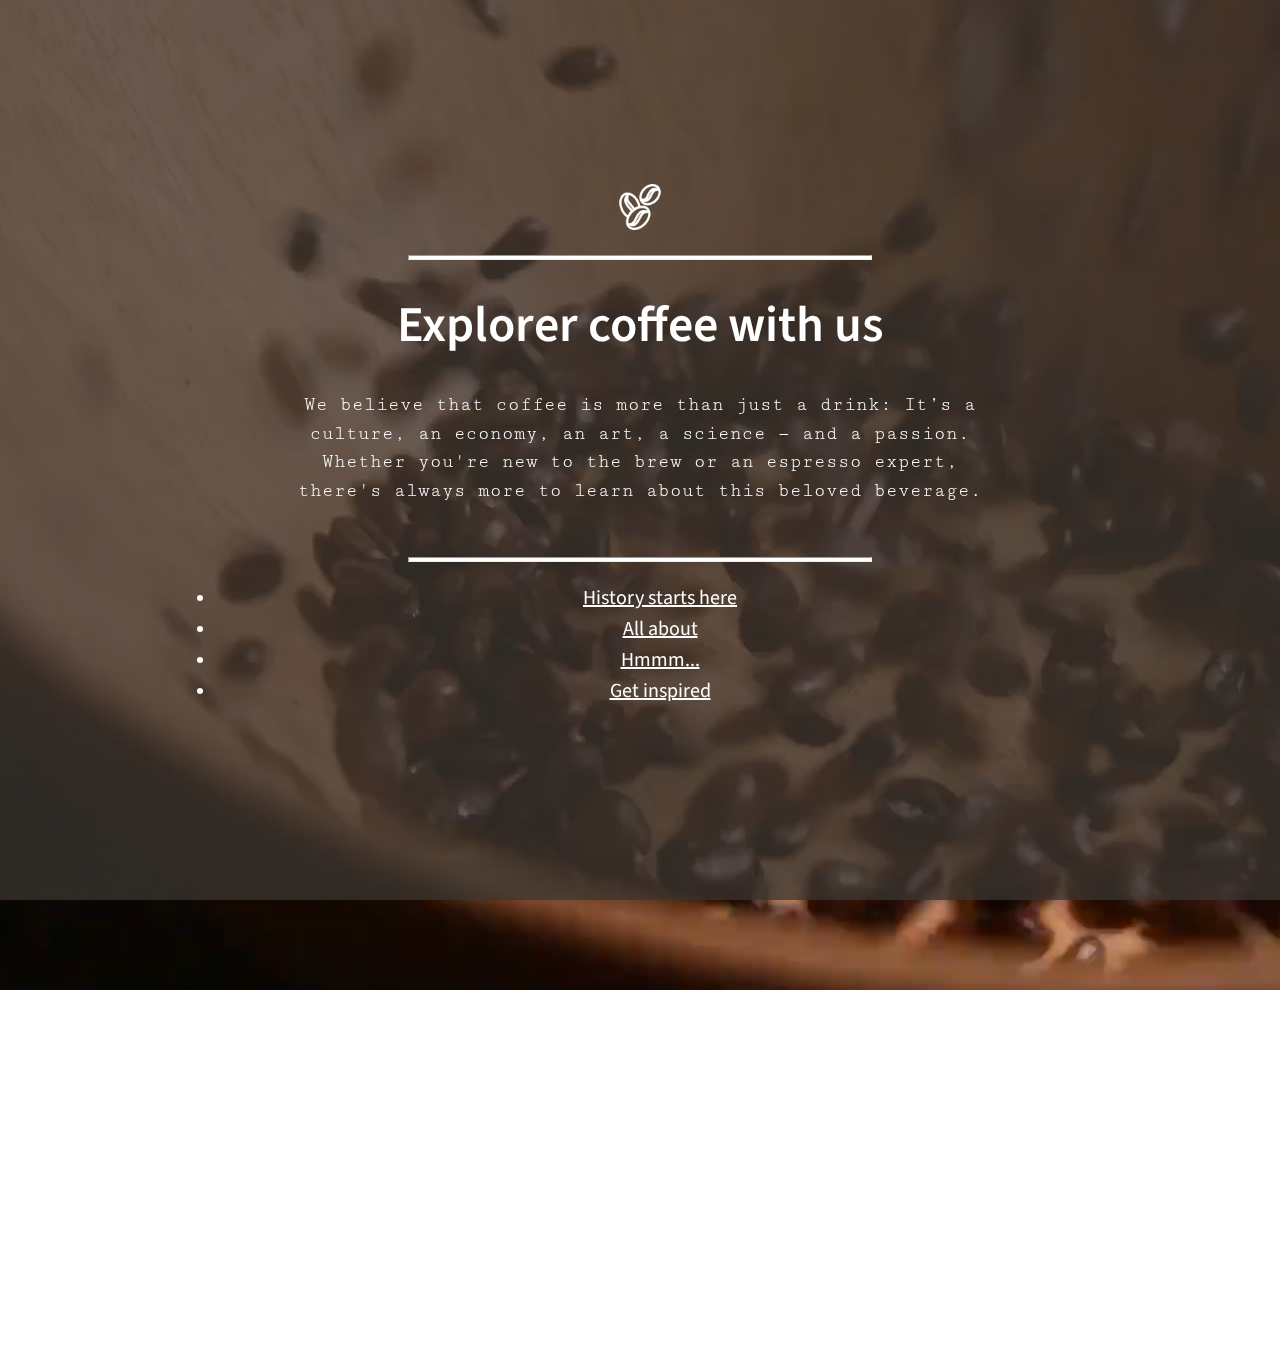
<file: index.html>
<!DOCTYPE html>
<html lang="en">
<head>
    <meta charset="UTF-8">
    <link rel="stylesheet" href="assets/css/style.css">
    <link rel="stylesheet" href="https://stackpath.bootstrapcdn.com/bootstrap/4.2.1/css/bootstrap.min.css" integrity="sha384-GJzZqFGwb1QTTN6wy59ffF1BuGJpLSa9DkKMp0DgiMDm4iYMj70gZWKYbI706tWS" crossorigin="anonymous">
    <script src="https://code.jquery.com/jquery-3.3.1.slim.min.js" integrity="sha384-q8i/X+965DzO0rT7abK41JStQIAqVgRVzpbzo5smXKp4YfRvH+8abtTE1Pi6jizo" crossorigin="anonymous"></script>
    <script src="https://cdnjs.cloudflare.com/ajax/libs/popper.js/1.14.6/umd/popper.min.js" integrity="sha384-wHAiFfRlMFy6i5SRaxvfOCifBUQy1xHdJ/yoi7FRNXMRBu5WHdZYu1hA6ZOblgut" crossorigin="anonymous"></script>
    <script src="https://stackpath.bootstrapcdn.com/bootstrap/4.2.1/js/bootstrap.min.js" integrity="sha384-B0UglyR+jN6CkvvICOB2joaf5I4l3gm9GU6Hc1og6Ls7i6U/mkkaduKaBhlAXv9k" crossorigin="anonymous"></script>
   <link href="https://fonts.googleapis.com/css?family=Cutive+Mono" rel="stylesheet">
   <link href="https://fonts.googleapis.com/css?family=Source+Sans+Pro:300,400,600" rel="stylesheet">
    <title>Coffee</title>
</head>
<body>
    <header class="v-header container">
        <div class="fullscreen-video-wrap">
            <video src="video_bg.mp4" autoplay="true" loop="true"></video>
        </div>
        <div class="header-overlay"></div>
        
        <div class="header-content">
        <image src="images/beans.png" class="img-beans"></image>
           <hr size="3"/>
            <h1>Explorer coffee with us</h1>
            <p>We believe that coffee is more than just a drink: It’s a culture, an economy, an art, a science — and a passion. Whether you're new to the brew or an espresso expert, there's always more to learn about this beloved beverage. </p>
            <hr size="3"/>
            <ul class="nav justify-content-center menu">
  <li class="nav-item">
    <a class="nav-link menu-a" href="history.html">History starts here</a>
  </li>
  <li class="nav-item">
    <a class="nav-link menu-a" href="about.html">All about</a>
  </li>
  <li class="nav-item">
    <a class="nav-link menu-a" href="facts.html">Hmmm...</a>
  </li>
  <li class="nav-item">
    <a class="nav-link menu-a" href="gallery.html" >Get inspired</a>
  </li>
</ul>
        </div>
    </header>
</body>
</html>
</file>
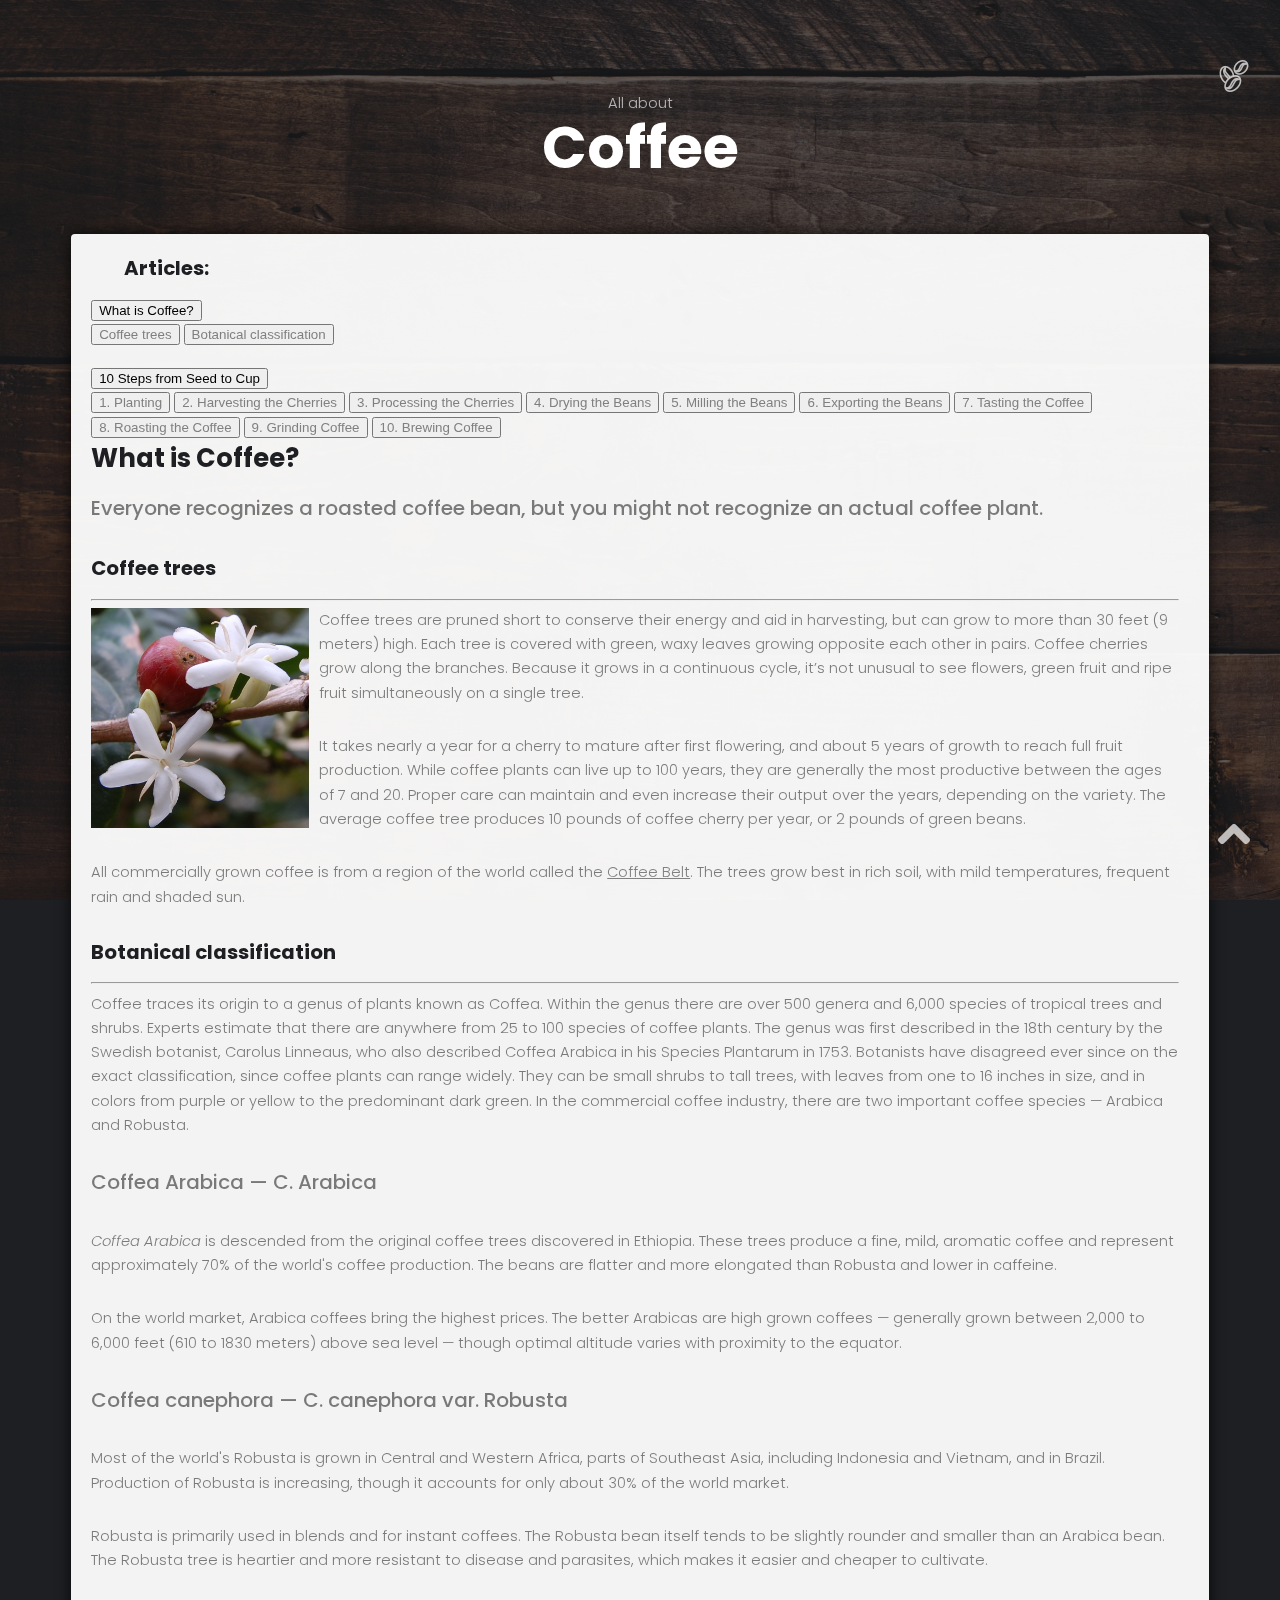
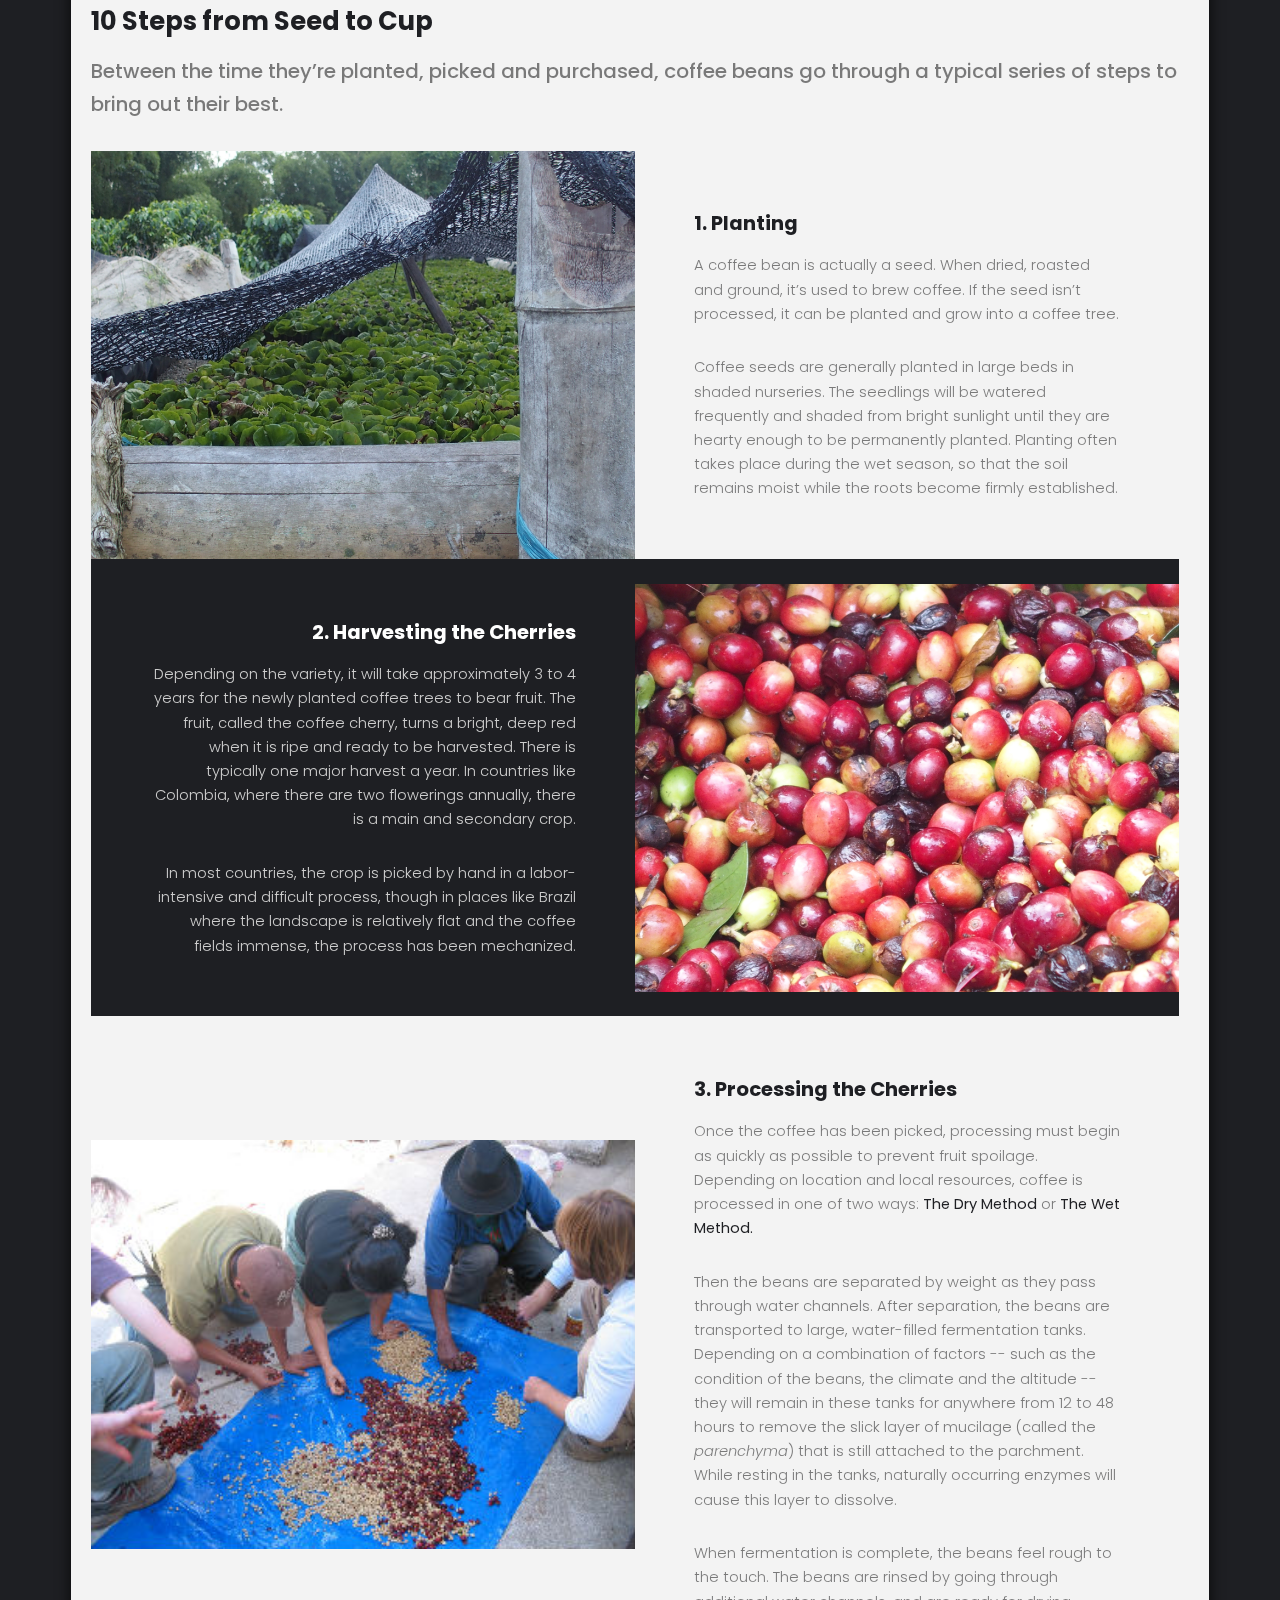
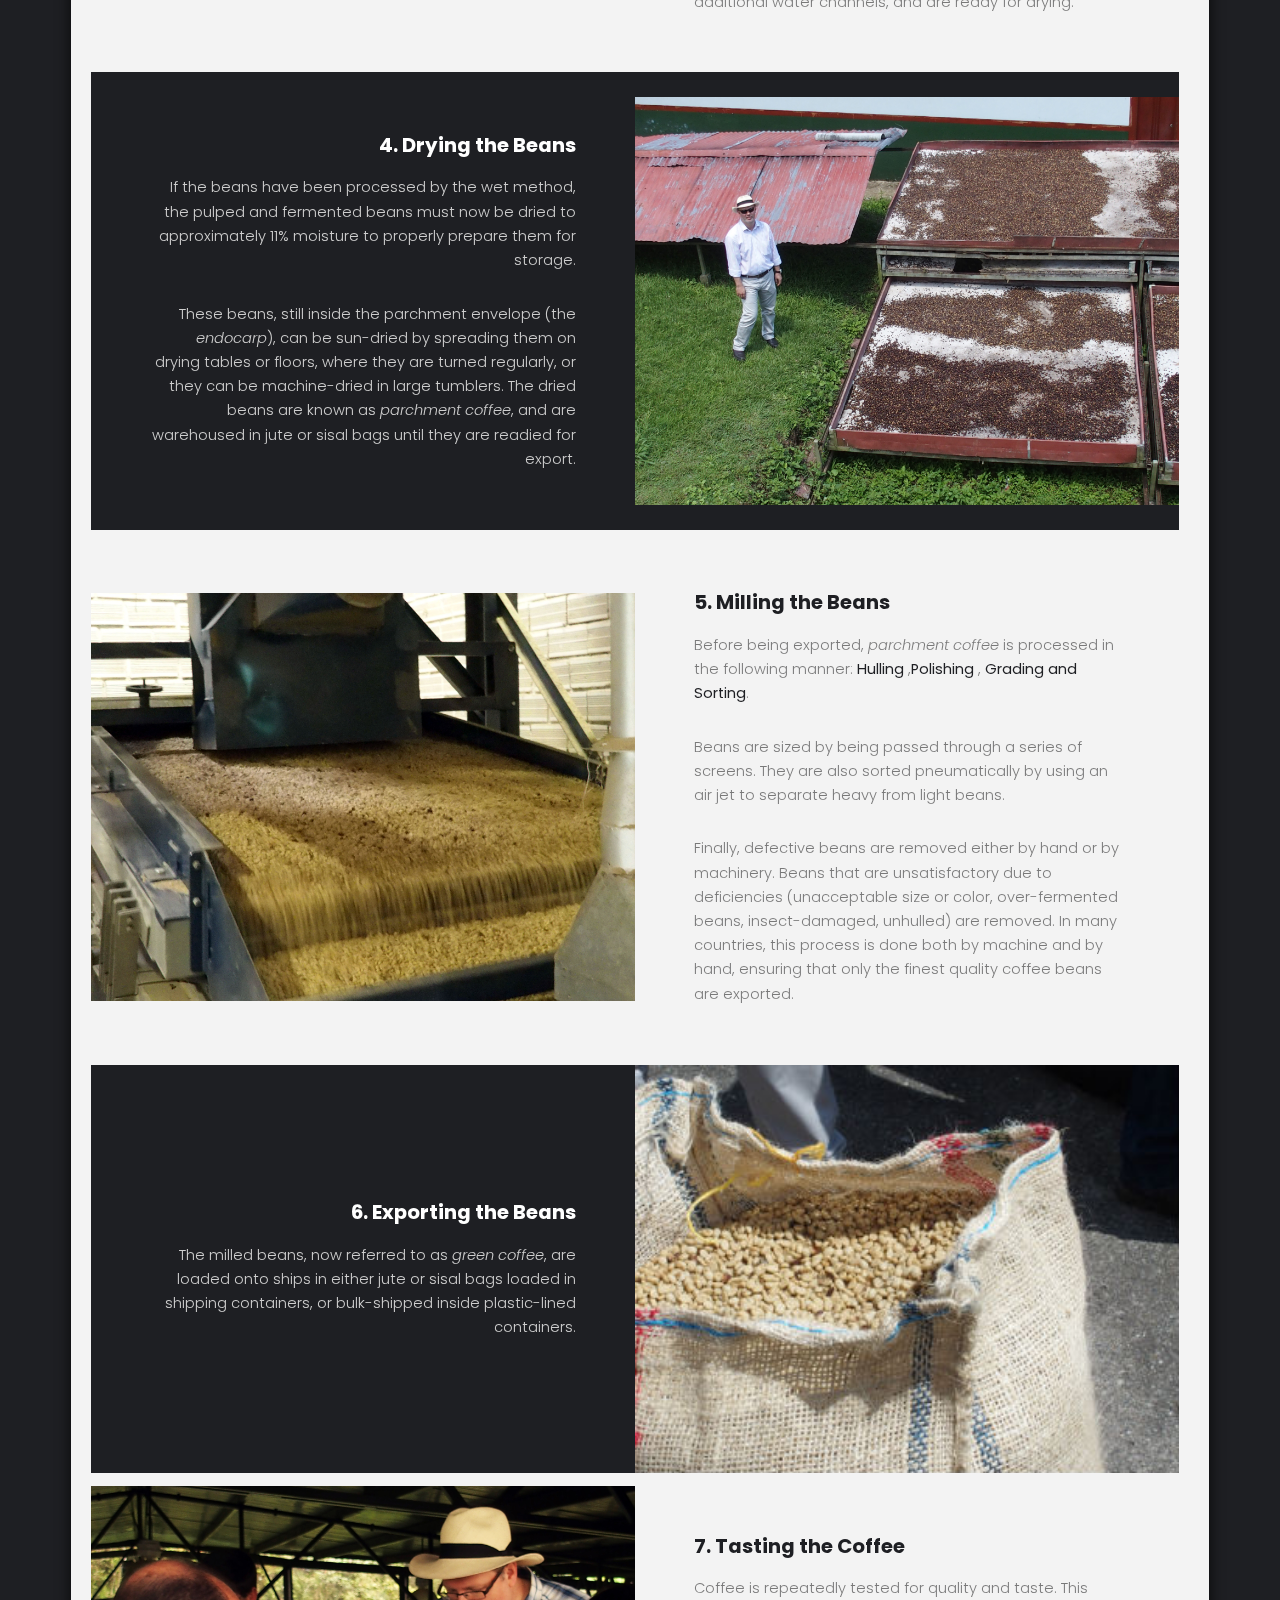
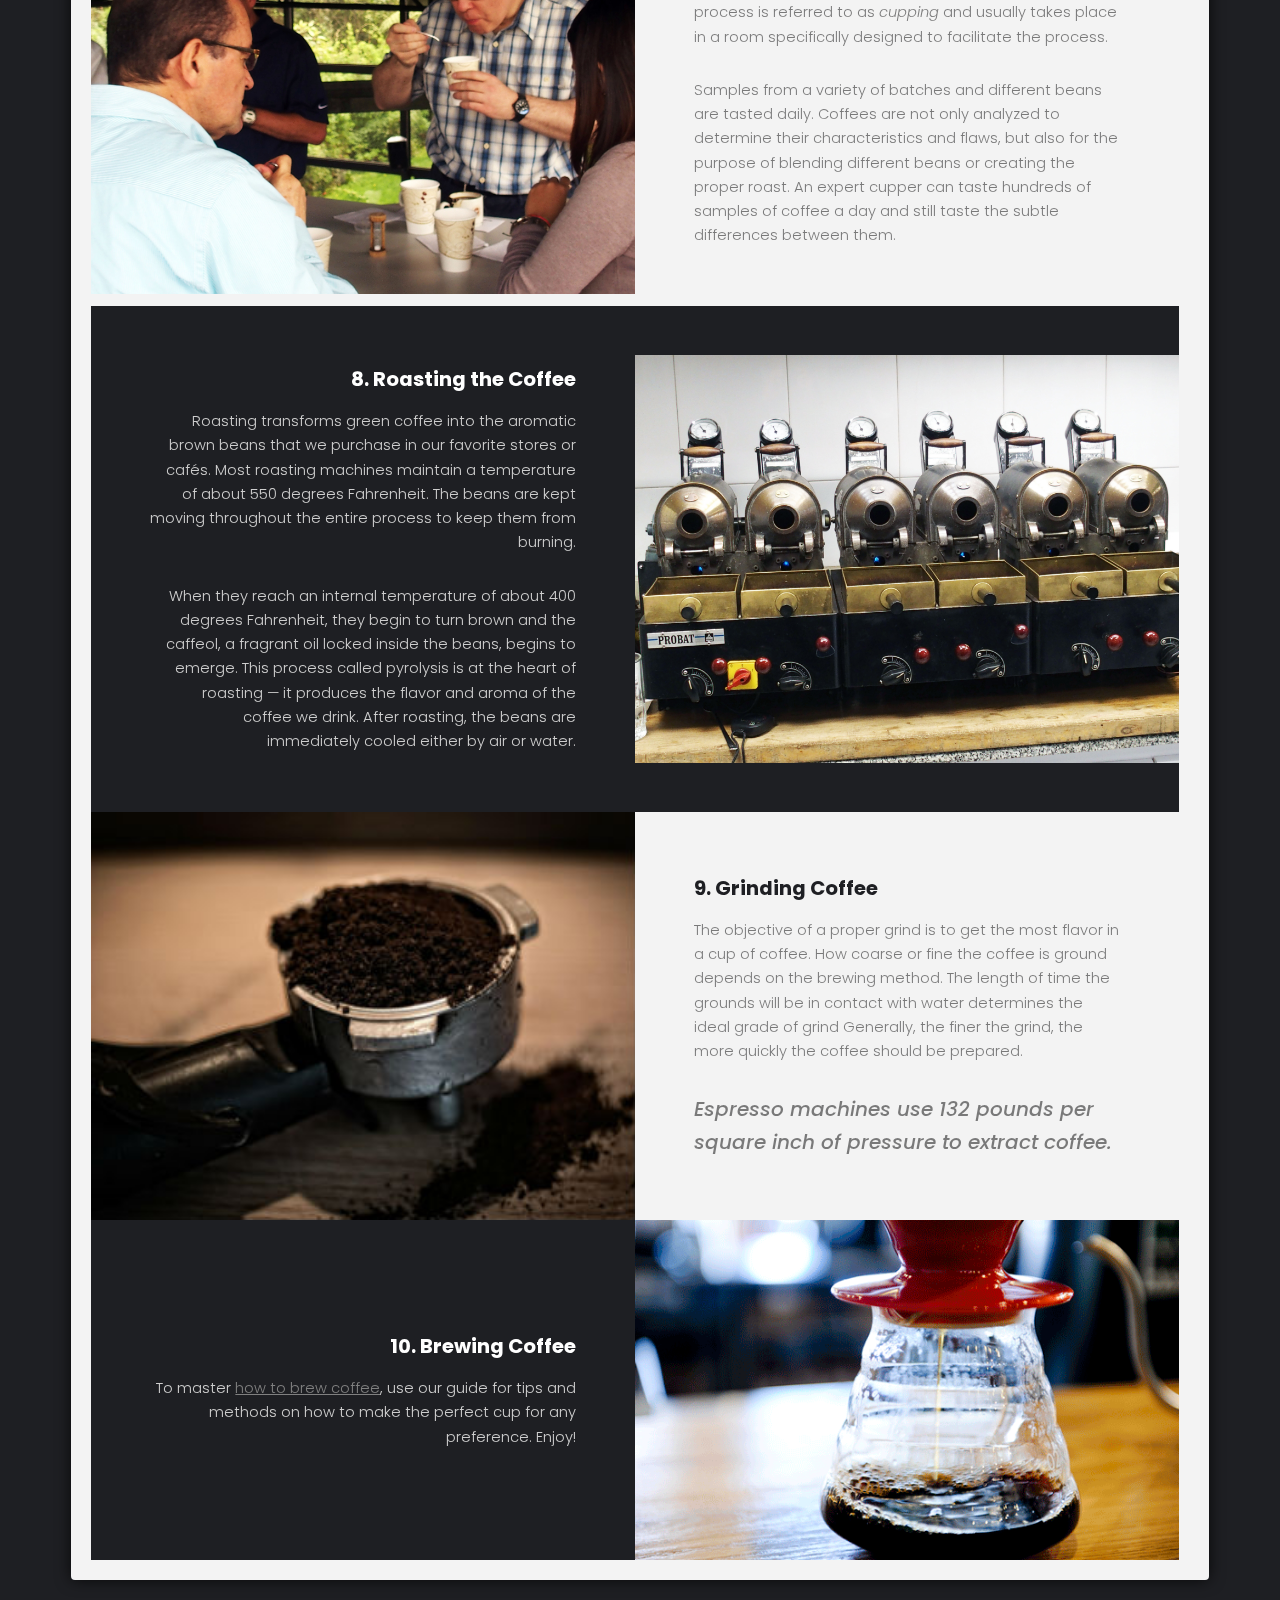
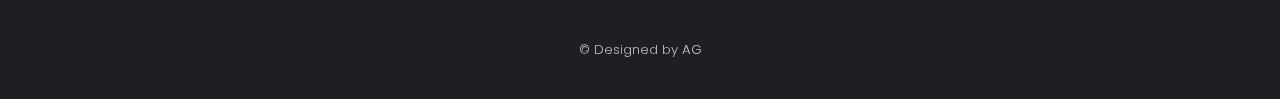
<file: about.html>
<!DOCTYPE html>
<html lang="en">
<head>
    <meta charset="UTF-8">
    <title>About Coffee</title>
    
    <link rel="stylesheet" href="assets/css/about-style.css" />
    <link rel="stylesheet" href="assets/css/facts-style.css" />
    <link rel="stylesheet" href="https://stackpath.bootstrapcdn.com/bootstrap/4.2.1/css/bootstrap.min.css" integrity="sha384-GJzZqFGwb1QTTN6wy59ffF1BuGJpLSa9DkKMp0DgiMDm4iYMj70gZWKYbI706tWS" crossorigin="anonymous">
    <script src="https://code.jquery.com/jquery-3.3.1.slim.min.js" integrity="sha384-q8i/X+965DzO0rT7abK41JStQIAqVgRVzpbzo5smXKp4YfRvH+8abtTE1Pi6jizo" crossorigin="anonymous"></script>
    <script src="https://cdnjs.cloudflare.com/ajax/libs/popper.js/1.14.6/umd/popper.min.js" integrity="sha384-wHAiFfRlMFy6i5SRaxvfOCifBUQy1xHdJ/yoi7FRNXMRBu5WHdZYu1hA6ZOblgut" crossorigin="anonymous"></script>
    <script src="https://stackpath.bootstrapcdn.com/bootstrap/4.2.1/js/bootstrap.min.js" integrity="sha384-B0UglyR+jN6CkvvICOB2joaf5I4l3gm9GU6Hc1og6Ls7i6U/mkkaduKaBhlAXv9k" crossorigin="anonymous"></script>
    <meta charset="utf-8" />
    <meta name="viewport" content="width=device-width, initial-scale=1" />
    <link rel="stylesheet" href="assets/css/facts-style.css" />
    <script type="text/javascript">
     $(document).ready(function(){
        $("#menu").on("click","a", function (event) {
            event.preventDefault();
            var id  = $(this).attr('href'),
                top = $(id).offset().top;
            $('body,html').animate({scrollTop: top}, 3000);
        });
    });
    </script>
	</head>
	<body>
        <header id="header" >
            <div class="logo"><a href="index.html" id="yak0"><span style="margin-bottom: 30px">All about</span> Coffee </a></div>
        </header>
		<a href="index.html" >
            <img src="images/beans.png" class="img-beans" style="right: 30px"/>
        </a>
        <a href="#yak0">
          <img id="img_up" src="images/up.png" style="right: 30px">
      </a>
      
      <section id="main-h">
        <div class="inner">
            <section id="three" class="wrapper">
                <div class="row">
                    <div class="col-3" >
                        <h3 style="margin-left: 3%">Articles:</h3>
                        <div class="btn-group">
                          <button type="button" class="btn btn-secondary dropdown-toggle" data-toggle="dropdown" aria-haspopup="true" aria-expanded="false">
                            What is Coffee?
                          </button>
                          <div class="dropdown-menu dropdown-menu-right">
                              <button class="dropdown-item" type="button"><a href="#yak1">Coffee trees</a></button>
                              <button class="dropdown-item" type="button"><a href="#yak2">Botanical classification</a></button>
                          </div>
                        </div>
                        <div class="btn-group" style="margin-top:20px">
                          <button type="button" class="btn btn-secondary dropdown-toggle" data-toggle="dropdown" aria-haspopup="true" aria-expanded="false">
                            10 Steps from Seed to Cup
                          </button>
                          <div class="dropdown-menu dropdown-menu-right">
                              <button class="dropdown-item" type="button"><a href="#step1">1. Planting</a></button>
                              <button class="dropdown-item" type="button"><a href="#step2">2. Harvesting the Cherries</a></button>
                              <button class="dropdown-item" type="button"><a href="#step3">3. Processing the Cherries</a></button>
                              <button class="dropdown-item" type="button"><a href="#step4">4. Drying the Beans</a></button>
                              <button class="dropdown-item" type="button"><a href="#step5">5. Milling the Beans</a></button>
                              <button class="dropdown-item" type="button"><a href="#step6">6. Exporting the Beans</a></button>
                              <button class="dropdown-item" type="button"><a href="#step7">7. Tasting the Coffee</a></button>
                              <button class="dropdown-item" type="button"><a href="#step8">8. Roasting the Coffee</a></button>
                              <button class="dropdown-item" type="button"><a href="#step9">9. Grinding Coffee</a></button>
                              <button class="dropdown-item" type="button"><a href="#step10">10. Brewing Coffee</a></button>
                          </div>
                        </div>
                    </div>
                    <div class="col-9">
                        <h2>What is Coffee?</h2>
                        <p class="p">Everyone recognizes a roasted coffee bean, but you might not recognize an actual coffee plant.</p>
                        <h3 id="yak1">Coffee trees</h3>
                        <hr/>
                        <img src="images/img-ab1.jpg" style="float:left; margin-right: 10px; margin-bottom: 10px; width:20%"/>
                        <p>Coffee trees are pruned short to conserve their energy and aid in harvesting, but can grow to more than 30 feet (9 meters) high. Each tree is covered with green, waxy leaves growing opposite each other in pairs. Coffee cherries grow along the branches. Because it grows in a continuous cycle, it’s not unusual to see flowers, green fruit and ripe fruit simultaneously on a single tree.</p>
                        <p>It takes nearly a year for a cherry to mature after first flowering, and about 5 years of growth to reach full fruit production. While coffee plants can live up to 100 years, they are generally the most productive between the ages of 7 and 20. Proper care can maintain and even increase their output over the years, depending on the variety. The average coffee tree produces 10 pounds of coffee cherry per year, or 2 pounds of green beans.</p>
                        <p>All commercially grown coffee is from a region of the world called the <a href="http://www.ncausa.org/About-Coffee/Coffee-Around-the-World" class="ref">Coffee Belt</a>. The trees grow best in rich soil, with mild temperatures, frequent rain and shaded sun.</p>
                   
                        <h3 id="yak2">Botanical classification</h3>
                        <hr/>
                        
                        <p>Coffee traces its origin to a genus of plants known as Coffea.  Within the genus there are over 500 genera and 6,000 species of tropical trees and shrubs. Experts estimate that there are anywhere from 25 to 100 species of coffee plants. The genus was first described in the 18th century by the Swedish botanist, Carolus Linneaus, who also described Coffea Arabica in his Species Plantarum in 1753. Botanists have disagreed ever since on the exact classification, since coffee plants can range widely. They can be small shrubs to tall trees, with leaves from one to 16 inches in size, and in colors from purple or yellow to the predominant dark green. In the commercial coffee industry, there are two important coffee species — Arabica and Robusta.</p>
                        <p class="p">Coffea Arabica — C. Arabica </p>
                        <p><i>Coffea Arabica</i> is descended from the original coffee trees discovered in Ethiopia.  These trees produce a fine, mild, aromatic coffee and represent approximately 70% of the world's coffee production. The beans are flatter and more elongated than Robusta and lower in caffeine.</p>
                        <p>On the world market, Arabica coffees bring the highest prices.  The better Arabicas are high grown coffees — generally grown between 2,000 to 6,000 feet (610 to 1830 meters) above sea level — though optimal altitude varies with proximity to the equator. </p>
                        <p class="p">Coffea canephora — C. canephora var. Robusta</p>
                        <p>Most of the world's Robusta is grown in Central and Western Africa, parts of Southeast Asia, including Indonesia and Vietnam, and in Brazil. Production of Robusta is increasing, though it accounts for only about 30% of the world market. </p>
                        <p>Robusta is primarily used in blends and for instant coffees. The Robusta bean itself tends to be slightly rounder and smaller than an Arabica bean. The Robusta tree is heartier and more resistant to disease and parasites, which makes it easier and cheaper to cultivate.</p>
                   
                       
                        <h2>10 Steps from Seed to Cup</h2>
                        <p class="p">Between the time they’re planted, picked and purchased, coffee beans go through a typical series of steps to bring out their best.</p>
                        <div class="spotlight" style="padding: 0px">
							<div class="image flush"><img src="images/img-ab2.jpg" alt="Planting" /></div>
							<div class="inner" id="step1">
								<h3>1. Planting</h3>
								<p>A coffee bean is actually a seed. When dried, roasted and ground, it’s used to brew coffee. If the seed isn’t processed, it can be planted and grow into a coffee tree.</p>
								<p>Coffee seeds are generally planted in large beds in shaded nurseries. The seedlings will be watered frequently and shaded from bright sunlight until they are hearty enough to be permanently planted. Planting often takes place during the wet season, so that the soil remains moist while the roots become firmly established.</p>
							</div>
						</div>
						<div class="spotlight alt">
							<div class="image flush"><img src="images/img-ab3.jpg" alt="Harvesting the Cherries" /></div>
							<div class="inner" id="step2">
							    <h3 >2. Harvesting the Cherries</h3>
								<p>Depending on the variety, it will take approximately 3 to 4 years for the newly planted coffee trees to bear fruit. The fruit, called the coffee cherry, turns a bright, deep red when it is ripe and ready to be harvested.  <span>There is typically one major harvest a year. In countries like Colombia, where there are two flowerings annually, there is a main and secondary crop.</span></p>
								<p>In most countries, the crop is picked by hand in a labor-intensive and difficult process, though in places like  Brazil where the landscape is relatively flat and the coffee fields immense, the  process has been mechanized.</p>
							</div>
						</div>
                        <div class="spotlight" style="padding: 0px">
							<div class="image flush"><img src="images/img-ab4.jpg" alt="Processing the Cherries"/></div>
							<div class="inner" id="step3">
								<h3>3. Processing the Cherries </h3>
                                <p>Once the coffee has been picked, processing must begin as quickly as possible to prevent fruit spoilage. Depending on location and local resources, coffee is processed in one of two ways: <b>The Dry Method</b> or <b>The Wet Method.</b></p>
                                <p>Then the beans are separated by weight as they pass through water channels. After separation, the beans are transported to large, water-filled fermentation tanks. Depending on a combination of factors -- such as the condition of the beans, the climate and the altitude -- they will remain in these tanks for anywhere from 12 to 48 hours to remove the slick layer of mucilage (called the <i>parenchyma</i>) that is still attached to the parchment. While resting in the tanks, naturally occurring enzymes will cause this layer to dissolve. </p>
                                <p>When fermentation is complete, the beans feel rough to the touch.  The beans are rinsed by going through additional water channels, and are ready for drying.</p>
							</div>
						</div>
						<div class="spotlight alt">
							<div class="image flush"><img src="images/img-ab5.jpg" alt="Drying the Beans" /></div>
							<div id="step4" class="inner">
							    <h3>4. Drying the Beans</h3>
								<p>If the beans have been processed by the wet method, the pulped and fermented beans must now be dried to approximately 11% moisture to properly prepare them for storage. </p>
                                <p>These beans, still inside the parchment envelope (the <i>endocarp</i>), can be sun-dried by spreading them on drying tables or floors, where they are turned regularly, or they can be machine-dried in large tumblers. The dried beans are known as <i>parchment coffee</i>, and are warehoused in jute or sisal bags until they are readied for export. </p>
							</div>
						</div>
                   <div class="spotlight" >
							<div class="image flush"><img src="images/img-ab6.jpg" alt="Milling the Beans"/></div>
							<div class="inner" id="step5">
								<h3>5. Milling the Beans </h3>
                                <p>Before being exported, <i>parchment coffee</i> is processed in the following manner: <b>Hulling </b> ,<b>Polishing </b>, <b>Grading and Sorting</b>.</p>
                                <p>Beans are sized by being passed through a series of screens. They are also sorted pneumatically by using an air jet to separate heavy from light beans.</p>
                                <p>Finally, defective beans are removed either by hand or by machinery. Beans that are unsatisfactory due to deficiencies (unacceptable size or color, over-fermented beans, insect-damaged, unhulled) are removed. In many countries, this process is done both by machine and by hand, ensuring that only the finest quality coffee beans are exported.</p>
							</div>
						</div>
						<div class="spotlight alt">
							<div class="image flush"><img src="images/img-ab7.jpg" alt="Exporting the Beans" /></div>
							<div  class="inner" id="step6">
							    <h3>6. Exporting the Beans</h3>
                                <p>The milled beans, now referred to as <i>green coffee</i>, are loaded onto ships in either jute or sisal bags loaded in shipping containers, or bulk-shipped inside plastic-lined containers.</p>
							</div>
						</div>
                   <div class="spotlight">
							<div class="image flush"><img src="images/img-ab8.jpg" alt="Tasting the Coffee"/></div>
							<div class="inner" id="step7">
								<h3>7. Tasting the Coffee</h3>
                                <p>Coffee is repeatedly tested for quality and taste.  This process is referred to as <i>cupping</i> and usually takes place in a room specifically designed to facilitate the process.</p>
                                <p>Samples from a variety of batches and different beans are tasted daily. Coffees are not only analyzed to determine their characteristics and flaws, but also for the purpose of blending different beans or creating the proper roast. An expert cupper can taste hundreds of samples of coffee a day and still taste the subtle differences between them. </p>
							</div>
						</div>
						<div class="spotlight alt">
							<div class="image flush"><img src="images/img-ab9.jpg" alt="Roasting the Coffee" /></div>
							<div  class="inner" id="step8">
							    <h3>8. Roasting the Coffee</h3>
                                <p>Roasting transforms green coffee into the aromatic brown beans that we purchase in our favorite stores or cafés. Most roasting machines maintain a temperature of about 550 degrees Fahrenheit. The beans are kept moving throughout the entire process to keep them from burning.</p>
                                <p>When they reach an internal temperature of about 400 degrees Fahrenheit, they begin to turn brown and the caffeol, a fragrant oil locked inside the beans, begins to emerge. This process called pyrolysis is at the heart of roasting — it produces the flavor and aroma of the coffee we drink. After roasting, the beans are immediately cooled either by air or water. </p>
							</div>
						</div>
                   <div class="spotlight">
							<div class="image flush"><img src="images/img-ab10.jpg" alt="Grinding Coffee"/></div>
							<div class="inner" id="step9">
								<h3>9. Grinding Coffee</h3>
                                <p>The objective of a proper grind is to get the most flavor in a cup of coffee. How coarse or fine the coffee is ground depends on the brewing method. The length of time the grounds will be in contact with water determines the ideal grade of grind Generally, the finer the grind, the more quickly the coffee should be prepared. </p>
                                <p class="p"><i>Espresso machines use 132 pounds per square inch of pressure to extract coffee.</i></p>
							</div>
						</div>
						<div class="spotlight alt">
							<div class="image flush"><img src="images/img-ab10.gif" alt="Brewing Coffee" /></div>
							<div class="inner" id="step10">
							    <h3>10. Brewing Coffee</h3>
                                <p>To master <a href="https://www.ncausa.org/About-Coffee/How-to-Brew-Coffee" class="ref">how to brew coffee</a>, use our guide for tips and methods on how to make the perfect cup for any preference. Enjoy!</p>
							</div>
						</div>
                    </div>    
                </div>
            </section>
        </div>
      </section>
      <footer id="footer">
				<div class="copyright">
					&copy; Designed by <a href="index.html">AG</a>
				</div>
      </footer>
</body>
</html>
</file>
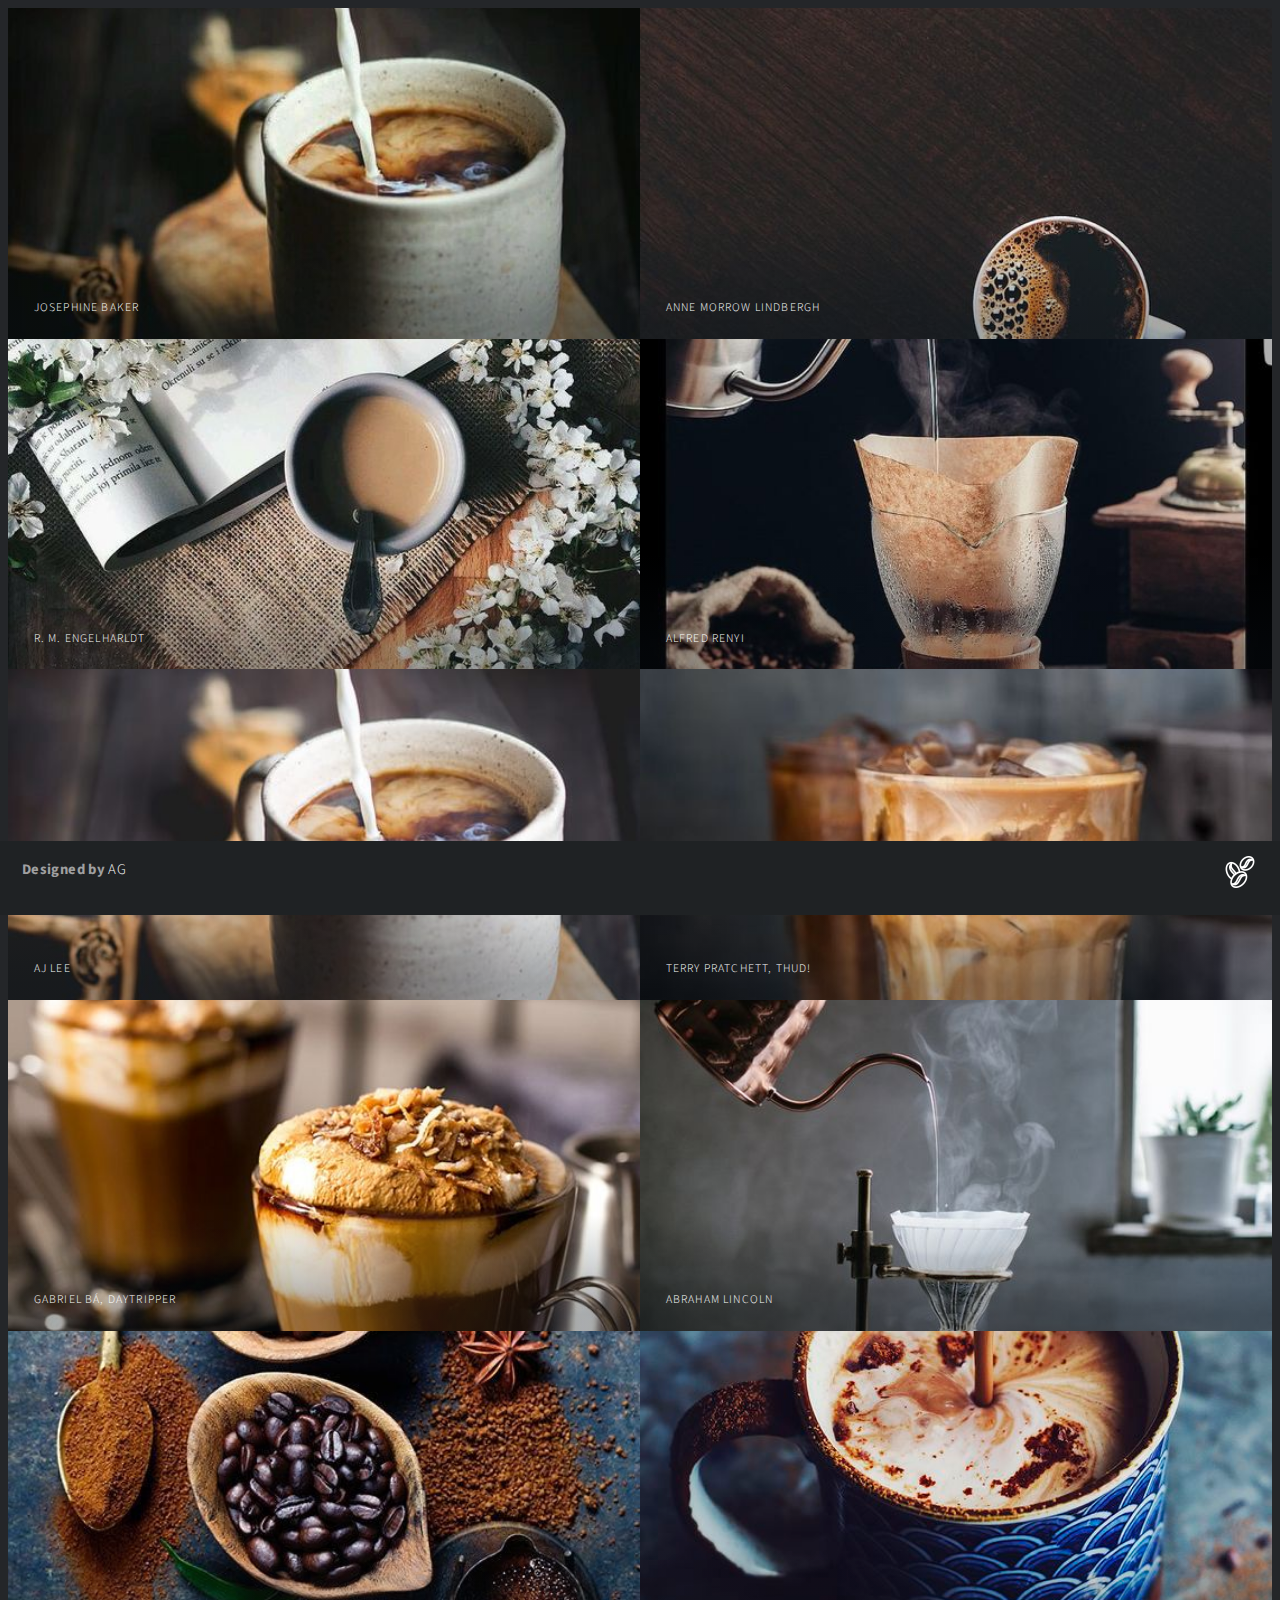
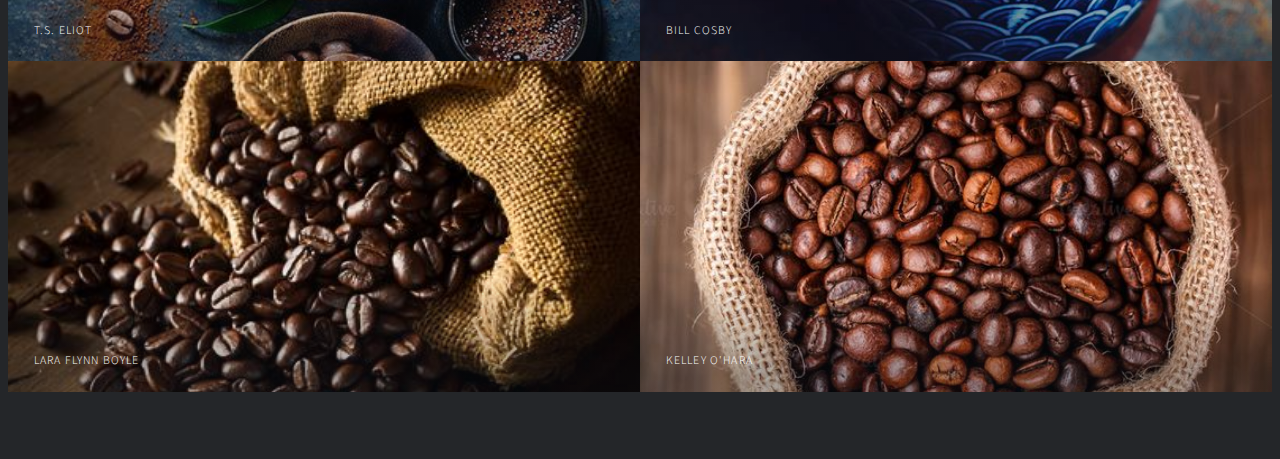
<file: gallery.html>
<!DOCTYPE HTML>
<html>
	<head>
		<title>Gallery</title>
		<meta charset="utf-8" />
		<meta name="viewport" content="width=device-width, initial-scale=1, user-scalable=no" />
		<link rel="stylesheet" href="assets/css/gallery-style.css" />
		<noscript><link rel="stylesheet" href="assets/css/noscript.css" /></noscript>
	</head>
	<body class="is-preload">

		<!-- Wrapper -->
			<div id="wrapper">

				<!-- Header -->
					<header id="header">
						<h1><a href="index.html">Designed by <strong>AG</strong></a></h1>
						<nav>
							<ul>
								<li><a href="index.html" >
                                    <img src="images/beans.png" class="img-footer"/></a></li>
							</ul>
						</nav>
					</header>

				<!-- Main -->
					<div id="main">
						<article class="thumb">
							<a href="images/img1.jpg" class="image"><img src="images/img1.jpg" alt="Img1" /></a>
							<h2>Josephine Baker</h2>
							<p>"He was my cream, and I was his coffee - And when you poured us together, it was something."</p>
						</article>
						<article class="thumb">
							<a href="images/img2.jpg" class="image"><img src="images/img2.jpg" alt="Img2" /></a>
							<h2>Anne Morrow Lindbergh</h2>
							<p>"Good communication is just as stimulating as black coffee, and just as hard to sleep after."</p>
						</article>
						<article class="thumb">
							<a href="images/img3.jpg" class="image"><img src="images/img3.jpg" alt="Img3" /></a>
							<h2>R. M. Engelharldt</h2>
							<p>"A smoke, a book, a cup of coffee. These are the little things that get us through this sometimes weary world and all the rainy days."</p>
						</article>
						<article class="thumb">
							<a href="images/img4.jpg" class="image"><img src="images/img4.jpg" alt="Img4" /></a>
							<h2>Alfred Renyi</h2>
							<p>"A mathematician is a device for turning coffee into theorems."</p>
						</article>
						<article class="thumb">
							<a href="images/img5.jpg" class="image"><img src="images/img5.jpg" alt="Img5" /></a>
							<h2>AJ Lee</h2>
							<p>"Never trust anyone who doesn't drink coffee."</p>
						</article>
						<article class="thumb">
							<a href="images/img6.jpg" class="image"><img src="images/img6.jpg" alt="Img6" /></a>
							<h2>Terry Pratchett, Thud!</h2>
							<p>"Coffee is a way of stealing time that should by rights belong to your older self."</p>
						</article>
						<article class="thumb">
							<a href="images/img7.jpg" class="image"><img src="images/img7.jpg" alt="Img7" /></a>
							<h2>Gabriel Bá, Daytripper</h2>
							<p>"It doesn’t matter where you’re from – or how you feel… There’s always peace in a strong cup of coffee."</p>
						</article>
						<article class="thumb">
							<a href="images/img8.jpg" class="image"><img src="images/img8.jpg" alt="Img8" /></a>
							<h2>Abraham Lincoln</h2>
							<p>"If this is coffee, please bring me some tea; but if this is tea, please bring me some coffee."</p>
						</article>
						<article class="thumb">
							<a href="images/img9.jpg" class="image"><img src="images/img9.jpg" alt="Img9" /></a>
							<h2>T.S. Eliot</h2>
							<p>"I have measured out my life with coffee spoons."</p>
						</article>
						<article class="thumb">
							<a href="images/img10.jpg" class="image"><img src="images/img10.jpg" alt="Img10" /></a>
							<h2>Bill Cosby</h2>
							<p>"Like everyone else who makes the mistake of getting older, I begin each day with coffee and obituaries."</p>
						</article>
						<article class="thumb">
							<a href="images/img11.jpg" class="image"><img src="images/img11.jpg" alt="Img11" /></a>
							<h2>Lara Flynn Boyle</h2>
							<p>"Coffee and smoking are the last great addictions."</p>
						</article>
						<article class="thumb">
							<a href="images/img12.jpg" class="image"><img src="images/img12.jpg" alt="Img12" /></a>
							<h2>Kelley O'Hara</h2>
							<p>"Nothing can replace sleep, but coffee can do it best."</p>
						</article>
					</div>

				<!-- Footer -->
					<footer id="footer" class="panel">
						<div class="inner split">
						</div>
					</footer>
			</div>

		<!-- Scripts -->
			<script src="assets/js/jquery.min.js"></script>
			<script src="assets/js/jquery.poptrox.min.js"></script>
			<script src="assets/js/browser.min.js"></script>
			<script src="assets/js/breakpoints.min.js"></script>
			<script src="assets/js/util.js"></script>
			<script src="assets/js/main.js"></script>

	</body>
</html>
</file>
<file: assets/css/style.css>
*{
    box-sizing: border-box;
}
body{
    margin:0;
    font-size: 1rem;
    line-height: 1.5;
    color:#333;
    overflow-x: hidden;
    overflow-y: hidden;
}
.v-header{
    height: 100vh;
    display: flex;
    align-items: center;
    color:#fff;
}
.container{
    max-width:960px;
    padding-left: 1rem;
    padding-right: 1rem;
    margin: auto;
    text-align: center;
}
.fullscreen-video-wrap{
    position: absolute;
    top: -50%;
    left: -50%;
    width: 200%;
    height: 200%;
    overflow: hidden;
}
.fullscreen-video-wrap video{
    position: absolute;
    top: 0;
    bottom: 0;
    right: 0;
    left: 0;
    margin: auto;
    min-height: 50%;
    min-width: 50%;
}
.header-overlay{
    height:100vh;
    width:100vw;
    position: absolute;
    top:0;
    left:0;
/*    background: #807591;*/
/*    background: #70687c;*/
    background: #3a3530;
    z-index:1;
    opacity: 0.75;
}
.header-content{
    z-index: 2;
}
.header-content h1{
    font-family: 'Source Sans Pro', sans-serif;
    font-weight: 600;
    font-size:50px;
    margin-bottom: 3%;
    margin-top: 3%;
}
.header-content p{
    font-family: 'Cutive Mono', monospace;
    font-weight: 300;
    font-size: 1.2rem;
    display: block;
    padding-bottom: 2rem;
    margin-left: 13%;
    margin-right: 13%;
}

@media(max-width:960px){
    .container{
        padding-right: 3rem;
        padding-left: 3rem;
    }
}

.img-beans{
    width: 5%;
    margin:10px;
}
hr{
    color: #fff;
     background: #fff; 
     width: 50%; 
     height: 5px;
}
.menu{
    z-index:2;
    font-size: 20px;
}
li{
    color: white;
}
a:active{
    color:white;
}
a:visited{
    color:white;
}
.menu-a{
    font-family: 'Source Sans Pro', sans-serif;
    font-weight: 400;
    color: white;
}
.menu-a:hover {
    color: #c65625;
    
    background: -moz-linear-gradient(-45deg, rgba(61,61,61,0.4) 1%, rgba(104,104,104,0.4) 23%, rgba(202,202,202,0) 73%, rgba(255,255,255,0) 100%); /* FF3.6-15 */
background: -webkit-linear-gradient(-45deg, rgba(61,61,61,0.4) 1%,rgba(104,104,104,0.4) 23%,rgba(202,202,202,0) 73%,rgba(255,255,255,0) 100%); /* Chrome10-25,Safari5.1-6 */
background: linear-gradient(135deg, rgba(61,61,61,0.4) 1%,rgba(104,104,104,0.4) 23%,rgba(202,202,202,0) 73%,rgba(255,255,255,0) 100%); /* W3C, IE10+, FF16+, Chrome26+, Opera12+, Safari7+ */
filter: progid:DXImageTransform.Microsoft.gradient( startColorstr='#663d3d3d', endColorstr='#00ffffff',GradientType=1 ); /* IE6-9 fallback on horizontal gradient */
}
</file>
<file: assets/css/about-style.css>
header{
    z-index: 10;
}
.img-top{
    width:70%;
}
#main-h > .inner {
    margin: 0 auto;
    width: 90rem;
    max-width: 90%;
    margin-bottom: 2rem;
    background: rgba(255, 255, 255, 0.95);
    -webkit-box-shadow: 0px 0px 15px 0px rgba(0, 0, 0, 0.75);
    -moz-box-shadow: 0px 0px 15px 0px rgba(0, 0, 0, 0.75);
    box-shadow: 0px 0px 15px 0px rgba(0, 0, 0, 0.75);
    border-radius: 4px;
    padding: 20px;
    padding-right: 30px;
}
.ref:active{
    color:black;
}
.ref:hover{
    color:black;
}
.ref{
    text-decoration: underline;
}
.p{
    font-size: 20px; 
    font-weight: 500;
}
.spotlight{
    padding: -3rem;
}
.spotlight .inner {
    padding: 1rem;
}
.dropdown-item:active{
    background-color: white!important;
}
</file>
<file: assets/css/gallery-style.css>
@import url("https://fonts.googleapis.com/css?family=Source+Sans+Pro:300,300italic,400,400italic");

footer, header, menu{
	display: block;
}

body {
	line-height: 1;
}

body {
	-webkit-text-size-adjust: none;
}

/* Basic */
	@-ms-viewport {
		width: device-width;
	}

	body {
		-ms-overflow-style: scrollbar;
	}

	@media screen and (max-width: 480px) {

		html, body {
			min-width: 320px;
		}
	}

	html {
		box-sizing: border-box;
	}

	*, *:before, *:after {
		box-sizing: inherit;
	}

	body {
		background: #242629;
	}

		body.is-preload *, body.is-preload *:before, body.is-preload *:after {
			-moz-animation: none !important;
			-webkit-animation: none !important;
			-ms-animation: none !important;
			animation: none !important;
			-moz-transition: none !important;
			-webkit-transition: none !important;
			-ms-transition: none !important;
			transition: none !important;
		}

		body.is-resizing *, body.is-resizing *:before, body.is-resizing *:after {
			-moz-animation: none !important;
			-webkit-animation: none !important;
			-ms-animation: none !important;
			animation: none !important;
			-moz-transition: none !important;
			-webkit-transition: none !important;
			-ms-transition: none !important;
			transition: none !important;
		}

/* Type */

	body{
		color: #a0a0a1;
		font-family: "Source Sans Pro", Helvetica, sans-serif;
		font-size: 15pt;
		font-weight: 300;
		letter-spacing: 0.025em;
		line-height: 1.65;
	}

		@media screen and (max-width: 1680px) {

			body{
				font-size: 11pt;
			}
		}

	a {
		-moz-transition: color 0.2s ease-in-out, border-bottom-color 0.2s ease-in-out;
		-webkit-transition: color 0.2s ease-in-out, border-bottom-color 0.2s ease-in-out;
		-ms-transition: color 0.2s ease-in-out, border-bottom-color 0.2s ease-in-out;
		transition: color 0.2s ease-in-out, border-bottom-color 0.2s ease-in-out;
		border-bottom: dotted 1px;
		color: #34a58e;
		text-decoration: none;
	}

		a:hover {
			border-bottom-color: transparent;
			color: #34a58e !important;
		}

	strong, b {
		color: #ffffff;
		font-weight: 300;
	}

	p {
		margin: 0 0 2em 0;
	}

	h2{
		color: #ffffff;
		font-weight: 300;
		letter-spacing: 0.1em;
		line-height: 1.5;
		margin: 0 0 1em 0;
		text-transform: uppercase;
	}

		h2 a{
			color: inherit;
			text-decoration: none;
		}

	
	h2 {
		font-size: 1.25em;
	}
	@media screen and (max-width: 736px) {

		h2 {
			font-size: 1em;
		}

}


/* Poptrox Popup */

	.poptrox-overlay {
		-webkit-tap-highlight-color: rgba(255, 255, 255, 0);
	}

	.poptrox-popup {
		background: rgba(31, 34, 36, 0.925);
		box-shadow: 0 1em 3em 0.5em rgba(0, 0, 0, 0.25);
		cursor: default;
	}

		.poptrox-popup:before {
			-moz-transition: opacity 0.2s ease-in-out;
			-webkit-transition: opacity 0.2s ease-in-out;
			-ms-transition: opacity 0.2s ease-in-out;
			transition: opacity 0.2s ease-in-out;
			background-image: -moz-linear-gradient(to left, rgba(31,34,36,0.35), rgba(31,34,36,0) 10em, rgba(31,34,36,0)), -moz-linear-gradient(to right, rgba(31,34,36,0.35), rgba(31,34,36,0) 10em, rgba(31,34,36,0));
			background-image: -webkit-linear-gradient(to left, rgba(31,34,36,0.35), rgba(31,34,36,0) 10em, rgba(31,34,36,0)), -webkit-linear-gradient(to right, rgba(31,34,36,0.35), rgba(31,34,36,0) 10em, rgba(31,34,36,0));
			background-image: -ms-linear-gradient(to left, rgba(31,34,36,0.35), rgba(31,34,36,0) 10em, rgba(31,34,36,0)), -ms-linear-gradient(to right, rgba(31,34,36,0.35), rgba(31,34,36,0) 10em, rgba(31,34,36,0));
			background-image: linear-gradient(to left, rgba(31,34,36,0.35), rgba(31,34,36,0) 10em, rgba(31,34,36,0)), linear-gradient(to right, rgba(31,34,36,0.35), rgba(31,34,36,0) 10em, rgba(31,34,36,0));
			content: '';
			display: block;
			height: 100%;
			left: 0;
			position: absolute;
			top: 0;
			width: 100%;
			z-index: 1;
			opacity: 1;
		}

		.poptrox-popup .closer {
			-moz-transition: opacity 0.2s ease-in-out;
			-webkit-transition: opacity 0.2s ease-in-out;
			-ms-transition: opacity 0.2s ease-in-out;
			transition: opacity 0.2s ease-in-out;
			background-image: url("images/close.svg");
			background-position: center;
			background-repeat: no-repeat;
			background-size: 3em;
			height: 5em;
			opacity: 0;
			position: absolute;
			right: 0;
			top: 0;
			width: 5em;
			z-index: 2;
		}

		.poptrox-popup .nav-previous,
		.poptrox-popup .nav-next {
			-moz-transition: opacity 0.2s ease-in-out;
			-webkit-transition: opacity 0.2s ease-in-out;
			-ms-transition: opacity 0.2s ease-in-out;
			transition: opacity 0.2s ease-in-out;
			background-image: url("images/arrow.svg");
			background-position: center;
			background-repeat: no-repeat;
			background-size: 5em;
			cursor: pointer;
			height: 8em;
			margin-top: -4em;
			opacity: 0;
			position: absolute;
			top: 50%;
			width: 6em;
			z-index: 2;
		}

		.poptrox-popup .nav-previous {
			-moz-transform: scaleX(-1);
			-webkit-transform: scaleX(-1);
			-ms-transform: scaleX(-1);
			transform: scaleX(-1);
			left: 0;
		}

		.poptrox-popup .nav-next {
			right: 0;
		}

		.poptrox-popup .caption {
			padding: 2em 2em 0.1em 2em ;
			background-image: -moz-linear-gradient(to top, rgba(16,16,16,0.45) 25%, rgba(16,16,16,0) 100%);
			background-image: -webkit-linear-gradient(to top, rgba(16,16,16,0.45) 25%, rgba(16,16,16,0) 100%);
			background-image: -ms-linear-gradient(to top, rgba(16,16,16,0.45) 25%, rgba(16,16,16,0) 100%);
			background-image: linear-gradient(to top, rgba(16,16,16,0.45) 25%, rgba(16,16,16,0) 100%);
			bottom: 0;
			cursor: default;
			left: 0;
			position: absolute;
			text-align: left;
			width: 100%;
			z-index: 2;
		}

			.poptrox-popup .caption h2, .poptrox-popup .caption h3, .poptrox-popup .caption h4, .poptrox-popup .caption h5, .poptrox-popup .caption h6 {
				margin: 0 0 0.5em 0;
			}

			.poptrox-popup .caption p {
				color: #ffffff;
			}

		.poptrox-popup .loader {
			-moz-animation: spinner 1s infinite linear !important;
			-webkit-animation: spinner 1s infinite linear !important;
			-ms-animation: spinner 1s infinite linear !important;
			animation: spinner 1s infinite linear !important;
			background-image: url("images/spinner.svg");
			background-position: center;
			background-repeat: no-repeat;
			background-size: contain;
			display: block;
			font-size: 2em;
			height: 2em;
			left: 50%;
			line-height: 2em;
			margin: -1em 0 0 -1em;
			opacity: 0.25;
			position: absolute;
			text-align: center;
			top: 50%;
			width: 2em;
		}

		.poptrox-popup:hover .closer,
		.poptrox-popup:hover .nav-previous,
		.poptrox-popup:hover .nav-next {
			opacity: 0.5;
		}

			.poptrox-popup:hover .closer:hover,
			.poptrox-popup:hover .nav-previous:hover,
			.poptrox-popup:hover .nav-next:hover {
				opacity: 1.0;
			}

		.poptrox-popup.loading:before {
			opacity: 0;
		}

		body.touch .poptrox-popup .closer,
		body.touch .poptrox-popup .nav-previous,
		body.touch .poptrox-popup .nav-next {
			opacity: 1.0 !important;
		}

		@media screen and (max-width: 980px) {

			.poptrox-popup .closer {
				background-size: 3em;
			}

			.poptrox-popup .nav-previous,
			.poptrox-popup .nav-next {
				background-size: 4em;
			}

		}

		@media screen and (max-width: 736px) {

			.poptrox-popup:before {
				display: none;
			}

			.poptrox-popup .caption {
				display: none !important;
			}

			.poptrox-popup .closer,
			.poptrox-popup .nav-previous,
			.poptrox-popup .nav-next {
				display: none !important;
			}

		}

/* Wrapper */

	#wrapper {
		-moz-transition: -moz-filter 0.5s ease, -webkit-filter 0.5s ease, -ms-filter 0.5s ease, -moz-filter 0.5s ease;
		-webkit-transition: -moz-filter 0.5s ease, -webkit-filter 0.5s ease, -ms-filter 0.5s ease, -webkit-filter 0.5s ease;
		-ms-transition: -moz-filter 0.5s ease, -webkit-filter 0.5s ease, -ms-filter 0.5s ease, -ms-filter 0.5s ease;
		transition: -moz-filter 0.5s ease, -webkit-filter 0.5s ease, -ms-filter 0.5s ease, filter 0.5s ease;
		position: relative;
	}

		#wrapper:after {
			pointer-events: none;
			-moz-transition: opacity 0.5s ease, visibility 0.5s;
			-webkit-transition: opacity 0.5s ease, visibility 0.5s;
			-ms-transition: opacity 0.5s ease, visibility 0.5s;
			transition: opacity 0.5s ease, visibility 0.5s;
			background: rgba(36, 38, 41, 0.5);
			content: '';
			display: block;
			height: 100%;
			left: 0;
			opacity: 0;
			position: absolute;
			top: 0;
			visibility: hidden;
			width: 100%;
			z-index: 1;
		}

			body.ie #wrapper:after {
				background: rgba(36, 38, 41, 0.8);
			}

		body.modal-active #wrapper {
			-moz-filter: blur(8px);
			-webkit-filter: blur(8px);
			-ms-filter: blur(8px);
			filter: blur(8px);
		}

			body.modal-active #wrapper:after {
				pointer-events: auto;
				opacity: 1;
				visibility: visible;
				z-index: 10003;
			}

		#wrapper:before {
			-moz-animation: spinner 1s infinite linear !important;
			-webkit-animation: spinner 1s infinite linear !important;
			-ms-animation: spinner 1s infinite linear !important;
			animation: spinner 1s infinite linear !important;
			pointer-events: none;
			-moz-transition: top 0.75s ease-in-out, opacity 0.35s ease-out, visibility 0.35s;
			-webkit-transition: top 0.75s ease-in-out, opacity 0.35s ease-out, visibility 0.35s;
			-ms-transition: top 0.75s ease-in-out, opacity 0.35s ease-out, visibility 0.35s;
			transition: top 0.75s ease-in-out, opacity 0.35s ease-out, visibility 0.35s;
			background-image: url("images/spinner.svg");
			background-position: center;
			background-repeat: no-repeat;
			background-size: contain;
			content: '';
			display: block;
			font-size: 2em;
			height: 2em;
			left: 50%;
			line-height: 2em;
			margin: -1em 0 0 -1em;
			opacity: 0;
			position: fixed;
			text-align: center;
			top: 75%;
			visibility: hidden;
			width: 2em;
		}

		body.is-preload #wrapper:before {
			-moz-transition: opacity 1s ease-out !important;
			-webkit-transition: opacity 1s ease-out !important;
			-ms-transition: opacity 1s ease-out !important;
			transition: opacity 1s ease-out !important;
			-moz-transition-delay: 0.5s !important;
			-webkit-transition-delay: 0.5s !important;
			-ms-transition-delay: 0.5s !important;
			transition-delay: 0.5s !important;
			opacity: 0.25;
			top: 50%;
			visibility: visible;
		}

/* Header */

.img-footer{
    width: 32px;
    padding-top: 1em;
}
	body {
		padding: 0 0 4em 0;
	}

	#header {
		-moz-transform: translateY(0);
		-webkit-transform: translateY(0);
		-ms-transform: translateY(0);
		transform: translateY(0);
		-moz-transition: -moz-transform 1s ease;
		-webkit-transition: -webkit-transform 1s ease;
		-ms-transition: -ms-transform 1s ease;
		transition: transform 1s ease;
		-moz-user-select: none;
		-ms-user-select: none;
		-webkit-user-select: none;
		background: #1f2224;
		bottom: -1em;
		height: 5em;
		left: 0;
		line-height: 4em;
		padding: 0 1.5em;
		position: fixed;
		user-select: none;
		width: 100%;
		z-index: 10002;
	}

		body.is-preload #header {
			-moz-transform: translateY(4em);
			-webkit-transform: translateY(4em);
			-ms-transform: translateY(4em);
			transform: translateY(4em);
		}

		#header h1 {
			color: #a0a0a1;
			display: inline-block;
			font-size: 1em;
			line-height: 1;
			margin: 0;
			vertical-align: middle;
		}

			#header h1 a {
				border: 0;
				color: inherit;
			}

				#header h1 a:hover {
					color: inherit !important;
				}

		#header nav {
			position: absolute;
			right: 0;
			top: 0;
		}

			#header nav > ul {
				list-style: none;
				margin: 0;
				padding: 0;
			}

				#header nav > ul > li {
					display: inline-block;
					padding: 0;
				}

					#header nav > ul > li a {
						-moz-transition: background-color 0.5s ease;
						-webkit-transition: background-color 0.5s ease;
						-ms-transition: background-color 0.5s ease;
						transition: background-color 0.5s ease;
						border: 0;
						color: #ffffff;
						display: inline-block;
						letter-spacing: 0.1em;
						padding: 0 1.65em;
						text-transform: uppercase;
					}

						#header nav > ul > li a.icon:before {
							color: #505051;
							float: right;
							margin-left: 0.75em;
						}

						#header nav > ul > li a:hover {
							color: #ffffff !important;
						}

						#header nav > ul > li a.active {
							background-color: #242629;
						}

	@media screen and (max-width: 736px) {

		body {
			padding: 4em 0 0 0;
		}

		#header {
			-moz-transform: translateY(0);
			-webkit-transform: translateY(0);
			-ms-transform: translateY(0);
			transform: translateY(0);
			bottom: auto;
			height: 4em;
			padding: 0 1em;
			top: 0;
		}

			body.is-preload #header {
				-moz-transform: translateY(-3.4em);
				-webkit-transform: translateY(-3.4em);
				-ms-transform: translateY(-3.4em);
				transform: translateY(-3.4em);
			}

			#header h1 {
				font-size: 0.9em;
			}

			#header nav > ul > li a {
				font-size: 0.9em;
				padding: 0 1.15em;
			}

	}

/* Main */

	#main {
		-moz-transition: -moz-filter 0.5s ease, -webkit-filter 0.5s ease, -ms-filter 0.5s ease, -moz-filter 0.5s ease;
		-webkit-transition: -moz-filter 0.5s ease, -webkit-filter 0.5s ease, -ms-filter 0.5s ease, -webkit-filter 0.5s ease;
		-ms-transition: -moz-filter 0.5s ease, -webkit-filter 0.5s ease, -ms-filter 0.5s ease, -ms-filter 0.5s ease;
		transition: -moz-filter 0.5s ease, -webkit-filter 0.5s ease, -ms-filter 0.5s ease, filter 0.5s ease;
		display: -moz-flex;
		display: -webkit-flex;
		display: -ms-flex;
		display: flex;
		-moz-flex-wrap: wrap;
		-webkit-flex-wrap: wrap;
		-ms-flex-wrap: wrap;
		flex-wrap: wrap;
		-webkit-tap-highlight-color: rgba(255, 255, 255, 0);
	}

		#main .thumb {
			-moz-transition: opacity 1.25s ease-in-out;
			-webkit-transition: opacity 1.25s ease-in-out;
			-ms-transition: opacity 1.25s ease-in-out;
			transition: opacity 1.25s ease-in-out;
			pointer-events: auto;
			-webkit-tap-highlight-color: rgba(255, 255, 255, 0);
			opacity: 1;
			overflow: hidden;
			position: relative;
		}

			#main .thumb:after {
				background-image: -moz-linear-gradient(to top, rgba(10,17,25,0.35) 5%, rgba(10,17,25,0) 35%);
				background-image: -webkit-linear-gradient(to top, rgba(10,17,25,0.35) 5%, rgba(10,17,25,0) 35%);
				background-image: -ms-linear-gradient(to top, rgba(10,17,25,0.35) 5%, rgba(10,17,25,0) 35%);
				background-image: linear-gradient(to top, rgba(10,17,25,0.35) 5%, rgba(10,17,25,0) 35%);
				pointer-events: none;
				background-size: cover;
				content: '';
				display: block;
				height: 100%;
				left: 0;
				position: absolute;
				top: 0;
				width: 100%;
			}

			#main .thumb > .image {
				-webkit-tap-highlight-color: rgba(255, 255, 255, 0);
				background-position: center;
				background-repeat: no-repeat;
				background-size: cover;
				border: 0;
				height: 100%;
				left: 0;
				position: absolute;
				top: 0;
				width: 100%;
			}

			#main .thumb > h2 {
				pointer-events: none;
				bottom: 1.875em;
				font-size: 0.8em;
				left: 2.1875em;
				margin: 0;
				position: absolute;
				z-index: 1;
			}

			#main .thumb > p {
				display: none;
			}

		#main:after {
			pointer-events: none;
			-moz-transition: opacity 0.5s ease, visibility 0.5s;
			-webkit-transition: opacity 0.5s ease, visibility 0.5s;
			-ms-transition: opacity 0.5s ease, visibility 0.5s;
			transition: opacity 0.5s ease, visibility 0.5s;
			background: rgba(36, 38, 41, 0.25);
			content: '';
			display: block;
			height: 100%;
			left: 0;
			opacity: 0;
			position: absolute;
			top: 0;
			visibility: hidden;
			width: 100%;
			z-index: 1;
		}

			body.ie #main:after {
				background: rgba(36, 38, 41, 0.55);
			}

		body.content-active #main {
			-moz-filter: blur(6px);
			-webkit-filter: blur(6px);
			-ms-filter: blur(6px);
			filter: blur(6px);
		}

			body.content-active #main:after {
				pointer-events: auto;
				opacity: 1;
				visibility: visible;
			}

		body.is-preload #main .thumb {
			pointer-events: none;
			opacity: 0;
		}

		#main .thumb {
			-moz-transition-delay: 2.525s;
			-webkit-transition-delay: 2.525s;
			-ms-transition-delay: 2.525s;
			transition-delay: 2.525s;
			height: calc(40vh - 2em);
			min-height: 20em;
			width: 25%;
		}

			#main .thumb:nth-child(1) {
				-moz-transition-delay: 0.65s;
				-webkit-transition-delay: 0.65s;
				-ms-transition-delay: 0.65s;
				transition-delay: 0.65s;
			}

			#main .thumb:nth-child(2) {
				-moz-transition-delay: 0.8s;
				-webkit-transition-delay: 0.8s;
				-ms-transition-delay: 0.8s;
				transition-delay: 0.8s;
			}

			#main .thumb:nth-child(3) {
				-moz-transition-delay: 0.95s;
				-webkit-transition-delay: 0.95s;
				-ms-transition-delay: 0.95s;
				transition-delay: 0.95s;
			}

			#main .thumb:nth-child(4) {
				-moz-transition-delay: 1.1s;
				-webkit-transition-delay: 1.1s;
				-ms-transition-delay: 1.1s;
				transition-delay: 1.1s;
			}

			#main .thumb:nth-child(5) {
				-moz-transition-delay: 1.25s;
				-webkit-transition-delay: 1.25s;
				-ms-transition-delay: 1.25s;
				transition-delay: 1.25s;
			}

			#main .thumb:nth-child(6) {
				-moz-transition-delay: 1.4s;
				-webkit-transition-delay: 1.4s;
				-ms-transition-delay: 1.4s;
				transition-delay: 1.4s;
			}

			#main .thumb:nth-child(7) {
				-moz-transition-delay: 1.55s;
				-webkit-transition-delay: 1.55s;
				-ms-transition-delay: 1.55s;
				transition-delay: 1.55s;
			}

			#main .thumb:nth-child(8) {
				-moz-transition-delay: 1.7s;
				-webkit-transition-delay: 1.7s;
				-ms-transition-delay: 1.7s;
				transition-delay: 1.7s;
			}

			#main .thumb:nth-child(9) {
				-moz-transition-delay: 1.85s;
				-webkit-transition-delay: 1.85s;
				-ms-transition-delay: 1.85s;
				transition-delay: 1.85s;
			}

			#main .thumb:nth-child(10) {
				-moz-transition-delay: 2s;
				-webkit-transition-delay: 2s;
				-ms-transition-delay: 2s;
				transition-delay: 2s;
			}

			#main .thumb:nth-child(11) {
				-moz-transition-delay: 2.15s;
				-webkit-transition-delay: 2.15s;
				-ms-transition-delay: 2.15s;
				transition-delay: 2.15s;
			}

			#main .thumb:nth-child(12) {
				-moz-transition-delay: 2.3s;
				-webkit-transition-delay: 2.3s;
				-ms-transition-delay: 2.3s;
				transition-delay: 2.3s;
			}

		@media screen and (max-width: 1680px) {

			#main .thumb {
				-moz-transition-delay: 2.075s;
				-webkit-transition-delay: 2.075s;
				-ms-transition-delay: 2.075s;
				transition-delay: 2.075s;
				height: calc(40vh - 2em);
				min-height: 20em;
				width: 33.3333333333%;
			}

				#main .thumb:nth-child(1) {
					-moz-transition-delay: 0.65s;
					-webkit-transition-delay: 0.65s;
					-ms-transition-delay: 0.65s;
					transition-delay: 0.65s;
				}

				#main .thumb:nth-child(2) {
					-moz-transition-delay: 0.8s;
					-webkit-transition-delay: 0.8s;
					-ms-transition-delay: 0.8s;
					transition-delay: 0.8s;
				}

				#main .thumb:nth-child(3) {
					-moz-transition-delay: 0.95s;
					-webkit-transition-delay: 0.95s;
					-ms-transition-delay: 0.95s;
					transition-delay: 0.95s;
				}

				#main .thumb:nth-child(4) {
					-moz-transition-delay: 1.1s;
					-webkit-transition-delay: 1.1s;
					-ms-transition-delay: 1.1s;
					transition-delay: 1.1s;
				}

				#main .thumb:nth-child(5) {
					-moz-transition-delay: 1.25s;
					-webkit-transition-delay: 1.25s;
					-ms-transition-delay: 1.25s;
					transition-delay: 1.25s;
				}

				#main .thumb:nth-child(6) {
					-moz-transition-delay: 1.4s;
					-webkit-transition-delay: 1.4s;
					-ms-transition-delay: 1.4s;
					transition-delay: 1.4s;
				}

				#main .thumb:nth-child(7) {
					-moz-transition-delay: 1.55s;
					-webkit-transition-delay: 1.55s;
					-ms-transition-delay: 1.55s;
					transition-delay: 1.55s;
				}

				#main .thumb:nth-child(8) {
					-moz-transition-delay: 1.7s;
					-webkit-transition-delay: 1.7s;
					-ms-transition-delay: 1.7s;
					transition-delay: 1.7s;
				}

				#main .thumb:nth-child(9) {
					-moz-transition-delay: 1.85s;
					-webkit-transition-delay: 1.85s;
					-ms-transition-delay: 1.85s;
					transition-delay: 1.85s;
				}

		}

		@media screen and (max-width: 1280px) {

			#main .thumb {
				-moz-transition-delay: 1.625s;
				-webkit-transition-delay: 1.625s;
				-ms-transition-delay: 1.625s;
				transition-delay: 1.625s;
				height: calc(40vh - 2em);
				min-height: 20em;
				width: 50%;
			}

				#main .thumb:nth-child(1) {
					-moz-transition-delay: 0.65s;
					-webkit-transition-delay: 0.65s;
					-ms-transition-delay: 0.65s;
					transition-delay: 0.65s;
				}

				#main .thumb:nth-child(2) {
					-moz-transition-delay: 0.8s;
					-webkit-transition-delay: 0.8s;
					-ms-transition-delay: 0.8s;
					transition-delay: 0.8s;
				}

				#main .thumb:nth-child(3) {
					-moz-transition-delay: 0.95s;
					-webkit-transition-delay: 0.95s;
					-ms-transition-delay: 0.95s;
					transition-delay: 0.95s;
				}

				#main .thumb:nth-child(4) {
					-moz-transition-delay: 1.1s;
					-webkit-transition-delay: 1.1s;
					-ms-transition-delay: 1.1s;
					transition-delay: 1.1s;
				}

				#main .thumb:nth-child(5) {
					-moz-transition-delay: 1.25s;
					-webkit-transition-delay: 1.25s;
					-ms-transition-delay: 1.25s;
					transition-delay: 1.25s;
				}

				#main .thumb:nth-child(6) {
					-moz-transition-delay: 1.4s;
					-webkit-transition-delay: 1.4s;
					-ms-transition-delay: 1.4s;
					transition-delay: 1.4s;
				}

		}

		@media screen and (max-width: 980px) {

			#main .thumb {
				-moz-transition-delay: 2.075s;
				-webkit-transition-delay: 2.075s;
				-ms-transition-delay: 2.075s;
				transition-delay: 2.075s;
				height: calc(28.5714285714vh - 1.3333333333em);
				min-height: 18em;
				width: 50%;
			}

				#main .thumb:nth-child(1) {
					-moz-transition-delay: 0.65s;
					-webkit-transition-delay: 0.65s;
					-ms-transition-delay: 0.65s;
					transition-delay: 0.65s;
				}

				#main .thumb:nth-child(2) {
					-moz-transition-delay: 0.8s;
					-webkit-transition-delay: 0.8s;
					-ms-transition-delay: 0.8s;
					transition-delay: 0.8s;
				}

				#main .thumb:nth-child(3) {
					-moz-transition-delay: 0.95s;
					-webkit-transition-delay: 0.95s;
					-ms-transition-delay: 0.95s;
					transition-delay: 0.95s;
				}

				#main .thumb:nth-child(4) {
					-moz-transition-delay: 1.1s;
					-webkit-transition-delay: 1.1s;
					-ms-transition-delay: 1.1s;
					transition-delay: 1.1s;
				}

				#main .thumb:nth-child(5) {
					-moz-transition-delay: 1.25s;
					-webkit-transition-delay: 1.25s;
					-ms-transition-delay: 1.25s;
					transition-delay: 1.25s;
				}

				#main .thumb:nth-child(6) {
					-moz-transition-delay: 1.4s;
					-webkit-transition-delay: 1.4s;
					-ms-transition-delay: 1.4s;
					transition-delay: 1.4s;
				}

				#main .thumb:nth-child(7) {
					-moz-transition-delay: 1.55s;
					-webkit-transition-delay: 1.55s;
					-ms-transition-delay: 1.55s;
					transition-delay: 1.55s;
				}

				#main .thumb:nth-child(8) {
					-moz-transition-delay: 1.7s;
					-webkit-transition-delay: 1.7s;
					-ms-transition-delay: 1.7s;
					transition-delay: 1.7s;
				}

				#main .thumb:nth-child(9) {
					-moz-transition-delay: 1.85s;
					-webkit-transition-delay: 1.85s;
					-ms-transition-delay: 1.85s;
					transition-delay: 1.85s;
				}

		}

		@media screen and (max-width: 480px) {

			#main .thumb {
				-moz-transition-delay: 1.175s;
				-webkit-transition-delay: 1.175s;
				-ms-transition-delay: 1.175s;
				transition-delay: 1.175s;
				height: calc(40vh - 2em);
				min-height: 18em;
				width: 100%;
			}

				#main .thumb:nth-child(1) {
					-moz-transition-delay: 0.65s;
					-webkit-transition-delay: 0.65s;
					-ms-transition-delay: 0.65s;
					transition-delay: 0.65s;
				}

				#main .thumb:nth-child(2) {
					-moz-transition-delay: 0.8s;
					-webkit-transition-delay: 0.8s;
					-ms-transition-delay: 0.8s;
					transition-delay: 0.8s;
				}

				#main .thumb:nth-child(3) {
					-moz-transition-delay: 0.95s;
					-webkit-transition-delay: 0.95s;
					-ms-transition-delay: 0.95s;
					transition-delay: 0.95s;
				}
		}

/* Footer */

	#footer .copyright {
		color: #505051;
		font-size: 0.9em;
	}

		#footer .copyright a {
			color: inherit;
		}
</file>
<file: assets/css/noscript.css>
/*
	Multiverse by HTML5 UP
	html5up.net | @ajlkn
	Free for personal and commercial use under the CCA 3.0 license (html5up.net/license)
*/

/* Wrapper */

	body.is-preload #wrapper:before {
		display: none;
	}

/* Main */

	body.is-preload #main .thumb {
		pointer-events: auto;
		opacity: 1;
	}

/* Header */

	body.is-preload #header {
		-moz-transform: none;
		-webkit-transform: none;
		-ms-transform: none;
		transform: none;
	}
</file>
<file: assets/css/facts-style.css>
@import url("https://fonts.googleapis.com/css?family=Poppins:300,400,500,600,700");
/* Reset */

	footer, header{
		display: block;
	}

	body {
		line-height: 1;
	}
	body {
		-webkit-text-size-adjust: none;
	}

/* Box Model */

	*, *:before, *:after {
		-moz-box-sizing: border-box;
		-webkit-box-sizing: border-box;
		box-sizing: border-box;
    }

/* Type */

	html {
		font-size: 13pt;
	}

		@media screen and (max-width: 1680px) {

			html {
				font-size: 11pt;
			}

		}

		@media screen and (max-width: 1280px) {

			html {
				font-size: 11pt;
			}

		}

		@media screen and (max-width: 980px) {

			html {
				font-size: 12pt;
			}

		}

		@media screen and (max-width: 736px) {

			html {
				font-size: 12pt;
			}

		}

		@media screen and (max-width: 480px) {

			html {
				font-size: 12pt;
			}

		}

	body {
		background-color: #fff;
		color: rgba(0, 0, 0, 0.5);
		font-family: "Poppins", sans-serif;
		font-weight: 300;
		font-size: 1rem;
		line-height: 1.65;
	}
    
    a:hover {
        text-decoration: none;
        color: #1e1f23;
    }

	p {
		margin: 0 0 2rem 0;
	}

    p:last-child {
        margin: 0;
    }

		p.special {
			text-transform: uppercase;
			font-size: .75rem;
			font-weight: 300;
			margin: 0 0 .5rem 0;
			padding: 0 0 1rem 0;
			letter-spacing: .25rem;
		}

			p.special:after {
				content: '';
				position: absolute;
				margin: auto;
				right: 0;
				bottom: 0;
				left: 0;
				width: 50%;
				height: 1px;
				background-color: rgba(0, 0, 0, 0.125);
			}

	h1, h2, h3, h4, h5, h6 {
		font-weight: 700;
		line-height: 1.5;
		margin: 0 0 1rem 0;
	}

		h1 a, h2 a, h3 a, h4 a, h5 a, h6 a {
			color: inherit;
			text-decoration: none;
		}

	h2 {
		font-size: 1.75rem;
	}

	h3 {
		font-size: 1.35rem;
	}

	
	a {
		color: gray;
        text-decoration: none;
	}
a:visited{
    color: gray;
}

	strong, b {
		color: #1e1f23;
	}

	h1, h2, h3, h4, h5, h6 {
		color: #1e1f23;
	}

    .img-beans{
        position: fixed;
        top: 60px;
        right: 60px;
        width:32px;
        opacity: 0.7;
    }
    #img_up{
        position: fixed;
        bottom: 50px;
        right: 50px;
        width:32px;
        opacity: 0.7;
    }
/* Image */

	.image {
		display: inline-block;
		position: relative;
	}

		.image.flush {
			margin: 0 !important;
		}

		.image img {
			display: block;
		}

		.image.left, .image.right {
			max-width: 50%;
		}

			.image.left img, .image.right img {
				width: 100%;
			}

		.image.left {
			float: left;
			margin: 0 1rem 1rem 0;
			top: 0.25rem;
		}

		.image.right {
			float: right;
			margin: 0 0 1rem 1rem;
			top: 0.25rem;
		}

		.image.fit {
			display: block;
			margin: 0 0 2rem 0;
			width: 100%;
		}

			.image.fit img {
				width: 100%;
			}

		.image.main {
			display: block;
			margin: 0 0 3rem 0;
			width: 100%;
		}

			.image.main img {
				width: 100%;
			}

/*Spotlight */

	.spotlight {
		display: -moz-flex;
		display: -webkit-flex;
		display: -ms-flex;
		display: flex;
		-moz-flex-wrap: wrap;
		-webkit-flex-wrap: wrap;
		-ms-flex-wrap: wrap;
		flex-wrap: wrap;
		-moz-align-items: center;
		-webkit-align-items: center;
		-ms-align-items: center;
		align-items: center;
	}

		.spotlight > * {
			-moz-flex-shrink: 1;
			-webkit-flex-shrink: 1;
			-ms-flex-shrink: 1;
			flex-shrink: 1;
			-moz-flex-grow: 0;
			-webkit-flex-grow: 0;
			-ms-flex-grow: 0;
			flex-grow: 0;
		}

		.spotlight > * {
			width: 50%;
		}

		.spotlight p:last-child {
			margin: 0;
		}

		.spotlight .inner {
			padding: 3rem;
		}

		.spotlight .image {
			margin: 0;
		}

			.spotlight .image img {
				width: 100%;
			}

		.spotlight.alt {
			background: #1e1f23;
			color: #cecece;
			display: -moz-flex;
			display: -webkit-flex;
			display: -ms-flex;
			display: flex;
			-moz-flex-wrap: wrap;
			-webkit-flex-wrap: wrap;
			-ms-flex-wrap: wrap;
			flex-wrap: wrap;
			-moz-align-items: center;
			-webkit-align-items: center;
			-ms-align-items: center;
			align-items: center;
			text-align: right;
		}

			.spotlight.alt > * {
				-moz-flex-shrink: 1;
				-webkit-flex-shrink: 1;
				-ms-flex-shrink: 1;
				flex-shrink: 1;
				-moz-flex-grow: 0;
				-webkit-flex-grow: 0;
				-ms-flex-grow: 0;
				flex-grow: 0;
			}

			.spotlight.alt h3 {
				color: #FFF;
			}

			.spotlight.alt .image {
				-moz-order: 2;
				-webkit-order: 2;
				-ms-order: 2;
				order: 2;
			}

		@media screen and (max-width: 1280px) {

			.spotlight .inner {
				padding: 4rem;
			}

		}

		@media screen and (max-width: 980px) {

			.spotlight {
				display: -moz-flex;
				display: -webkit-flex;
				display: -ms-flex;
				display: flex;
				-moz-flex-wrap: wrap;
				-webkit-flex-wrap: wrap;
				-ms-flex-wrap: wrap;
				flex-wrap: wrap;
				-moz-align-items: center;
				-webkit-align-items: center;
				-ms-align-items: center;
				align-items: center;
				text-align: center;
			}

				.spotlight > * {
					-moz-flex-shrink: 1;
					-webkit-flex-shrink: 1;
					-ms-flex-shrink: 1;
					flex-shrink: 1;
					-moz-flex-grow: 0;
					-webkit-flex-grow: 0;
					-ms-flex-grow: 0;
					flex-grow: 0;
				}

				.spotlight > * {
					width: 100%;
				}

				.spotlight.alt {
					display: -moz-flex;
					display: -webkit-flex;
					display: -ms-flex;
					display: flex;
					-moz-flex-wrap: wrap;
					-webkit-flex-wrap: wrap;
					-ms-flex-wrap: wrap;
					flex-wrap: wrap;
					-moz-align-items: center;
					-webkit-align-items: center;
					-ms-align-items: center;
					align-items: center;
					text-align: center;
				}

					.spotlight.alt > * {
						-moz-flex-shrink: 1;
						-webkit-flex-shrink: 1;
						-ms-flex-shrink: 1;
						flex-shrink: 1;
						-moz-flex-grow: 0;
						-webkit-flex-grow: 0;
						-ms-flex-grow: 0;
						flex-grow: 0;
					}

					.spotlight.alt .image {
						-moz-order: 0;
						-webkit-order: 0;
						-ms-order: 0;
						order: 0;
					}

		}

		@media screen and (max-width: 736px) {

			.spotlight .inner {
				padding: 2rem;
			}

		}


/* Header */

	body {
		background-color: #1e1f23;
		padding-top: 4rem;
        z-index: 1;
	}

		body.is-loading:after {
			visibility: hidden;
			opacity: 0;
		}

		body:after {
			-moz-pointer-events: none;
			-webkit-pointer-events: none;
			-ms-pointer-events: none;
			pointer-events: none;
			-moz-transition: opacity 0.5s ease-in-out, visibility 0.5s;
			-webkit-transition: opacity 0.5s ease-in-out, visibility 0.5s;
			-ms-transition: opacity 0.5s ease-in-out, visibility 0.5s;
			transition: opacity 0.5s ease-in-out, visibility 0.5s;
			content: '';
			background-image: url(../../images/bg1.jpg);
			background-attachment: fixed;
			background-position: center;
			background-repeat: no-repeat;
			background-size: cover;
			position: fixed;
			display: block;
			top: 0;
			left: 0;
			height: 100%;
			width: 100%;
			z-index: -1;
			visibility: visible;
			opacity: 0.3;
		}

			@media screen and (max-width: 980px) {

				body:after {
					background-attachment: scroll;
					background-position: top;
					background-size: 100%;
				}

			}

	#header {
		color: #a6a6a6;
		cursor: default;
		position: relative;
		text-align: center;
		z-index: 10001;
	}

		#header > .logo {
			margin: 0 0 4rem 0;
			padding: 0;
		}

			#header > .logo a {
				font-size: 4rem;
				font-weight: 700;
				color: #FFF;
				text-decoration: none;
				line-height: 1rem;
			}

			#header > .logo span {
				font-weight: 300;
				font-size: 1rem;
				display: block;
				color: rgba(255, 255, 255, 0.65);
			}

	@media screen and (max-width: 1280px) {

		body {
			padding-top: 6rem;
			background-attachment: scroll;
			background-size: auto;
			background-position: top;
		}

	}

	@media screen and (max-width: 736px) {

		#header > .logo {
			margin: 0 0 2rem 0;
		}

			#header > .logo a {
				font-size: 3rem;
			}

	}

/* Main */

	#main > .inner {
		margin: 0 auto;
		width: 80rem;
		max-width: 90%;
		margin-bottom: 2rem;
		background: rgba(255, 255, 255, 0.95);
		-webkit-box-shadow: 0px 0px 15px 0px rgba(0, 0, 0, 0.75);
		-moz-box-shadow: 0px 0px 15px 0px rgba(0, 0, 0, 0.75);
		box-shadow: 0px 0px 15px 0px rgba(0, 0, 0, 0.75);
		border-radius: 4px;
	}

	@media screen and (max-width: 980px) {

		#main .image {
			width: 100%;
			min-width: 100%;
			float: none;
			margin: 0 0 2rem 0;
		}

			#main .image img {
				width: 100%;
			}

	}

	.wrapper > header {
		text-align: center;
		background: #FFF;
		padding: 2rem;
		margin: 0;
	}

		.wrapper > header h2 {
			position: relative;
			padding-bottom: .75rem;
		}

			.wrapper > header h2:after {
				content: '';
				position: absolute;
				margin: auto;
				right: 0;
				bottom: 0;
				left: 0;
				width: 10%;
				height: 1px;
				background-color: rgba(0, 0, 0, 0.125);
			}

		.wrapper > header p {
			text-transform: uppercase;
			font-weight: 300;
			font-size: .8rem;
			letter-spacing: .25rem;
			margin: 0;
		}

		.wrapper > header.special {
			padding: 4rem 2rem;
		}

			@media screen and (max-width: 980px) {

				.wrapper > header.special {
					padding: 3rem 2rem;
				}

			}

		@media screen and (max-width: 736px) {

			.wrapper > header {
				padding: 1.5rem;
			}

				.wrapper > header h2 {
					font-size: 1.5rem;
				}

					.wrapper > header h2:after {
						width: 50%;
					}

		}

	.wrapper.style1 .content {
		padding: 6rem;
	}

		@media screen and (max-width: 1280px) {

			.wrapper.style1 .content {
				padding: 4rem;
			}

		}

		@media screen and (max-width: 736px) {

			.wrapper.style1 .content {
				padding: 2rem;
			}

		}

	.wrapper.style2 {
		background: #1e1f23;
		padding: 6rem;
	}

		.wrapper.style2 header {
			background: #121315;
			border-radius: 4px 4px 0 0;
		}

			.wrapper.style2 header h2 {
				color: #FFF;
			}

				.wrapper.style2 header h2:after {
					background-color: rgba(255, 255, 255, 0.125);
				}

			.wrapper.style2 header p {
				color: rgba(255, 255, 255, 0.25);
			}

		@media screen and (max-width: 1280px) {

			.wrapper.style2 {
				padding: 4rem;
			}

		}

		@media screen and (max-width: 736px) {

			.wrapper.style2 {
				padding: 2rem;
			}

		}

/* Footer */

	#footer {
		padding: 2rem 0 0.1rem 0 ;
		text-align: center;
	}

		#footer a {
			color: rgba(255, 255, 255, 0.75);
		}

			#footer a:hover {
				color: #FFF;
			}

		#footer .copyright {
			color: #bbb;
			font-size: 0.9rem;
			margin: 0 0 2rem 0;
			padding: 0 1rem;
			text-align: center;
		}

		@media screen and (max-width: 736px) {

			#footer {
				padding: 1rem 0 0.1rem 0 ;
			}

		}
</file>
